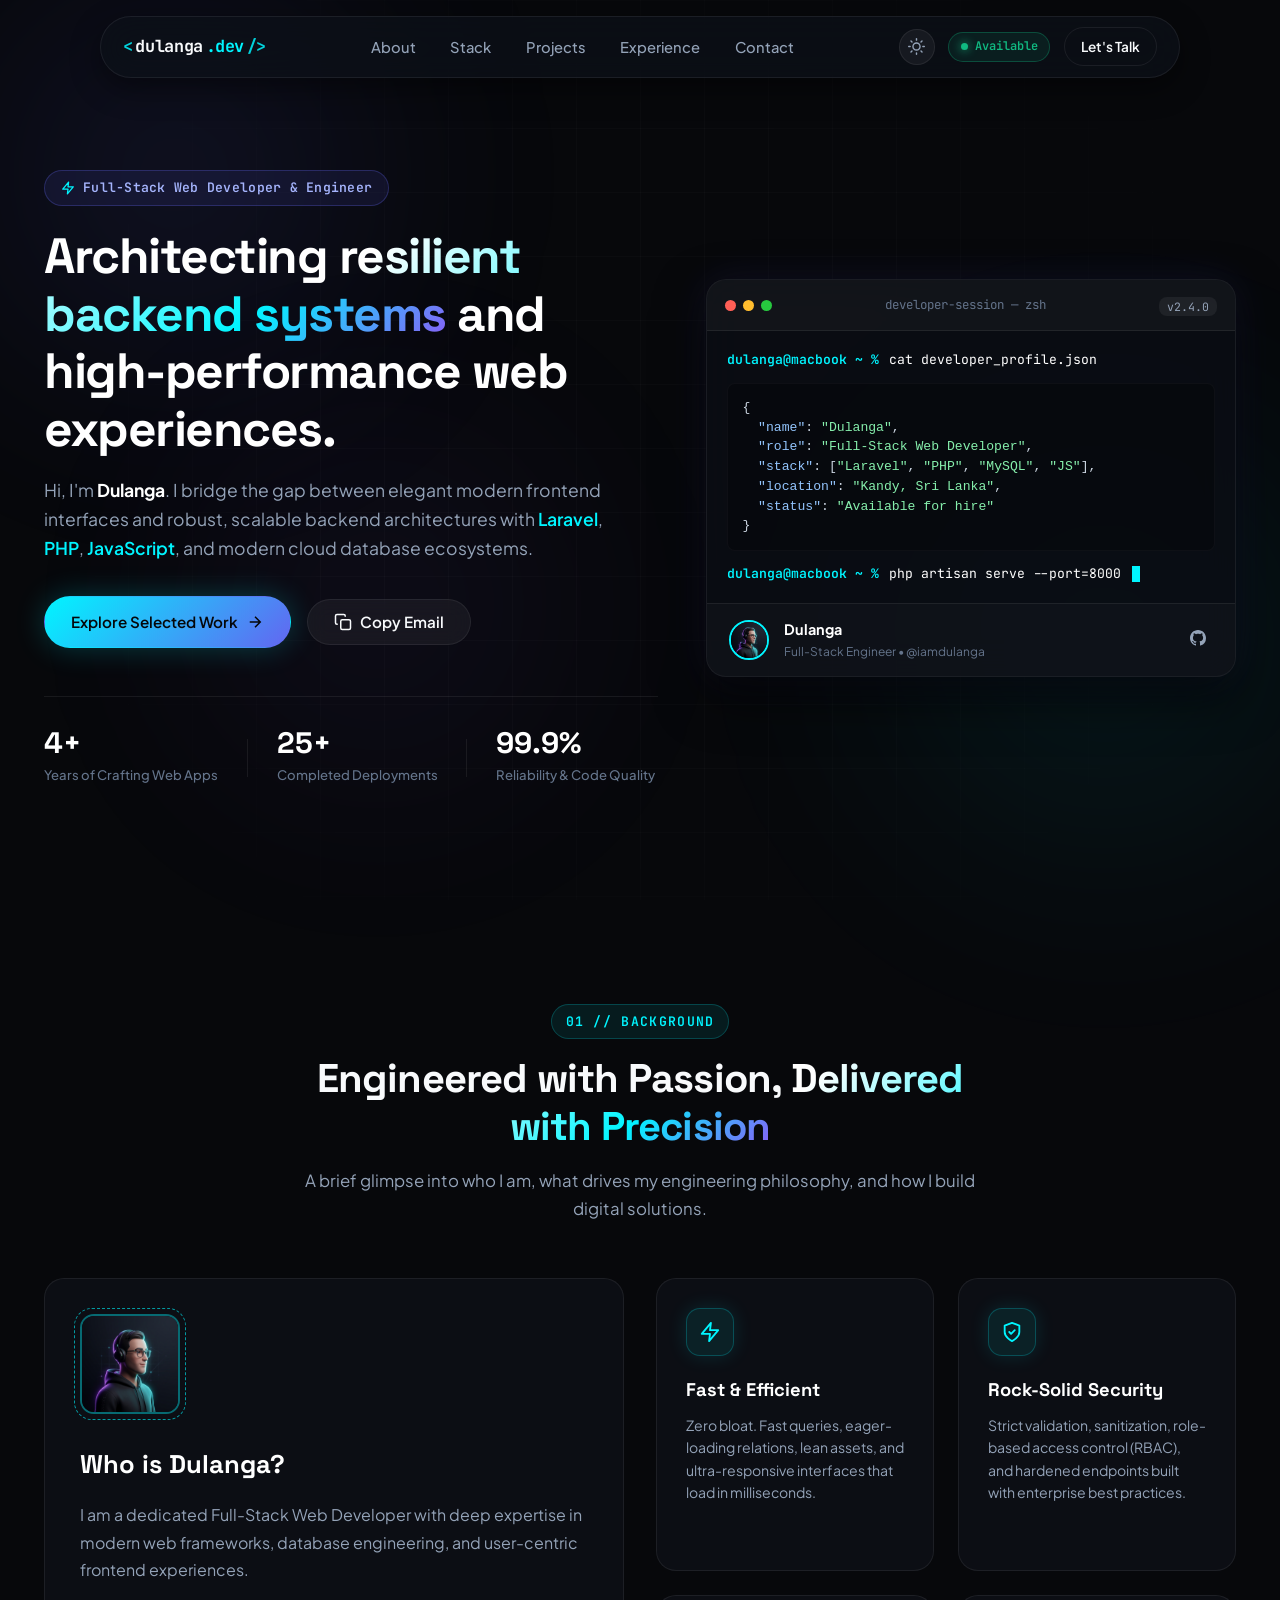
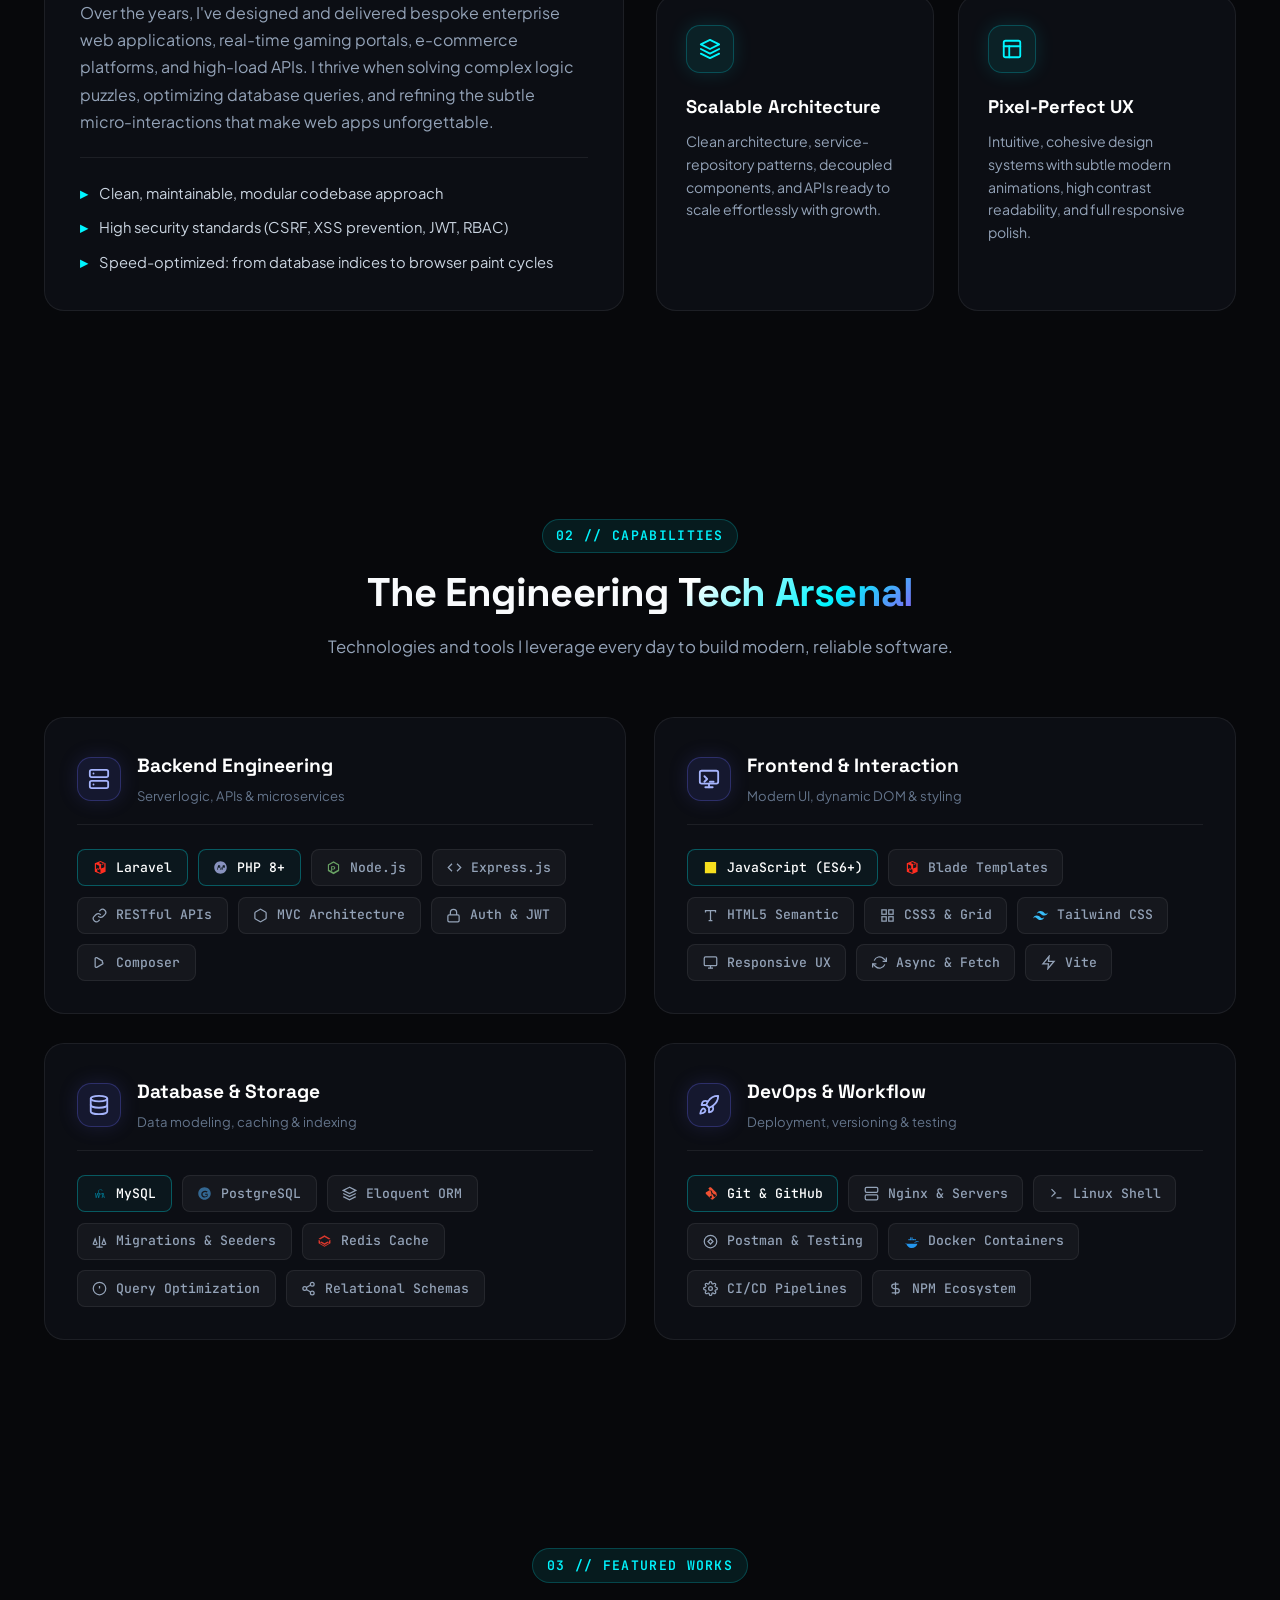
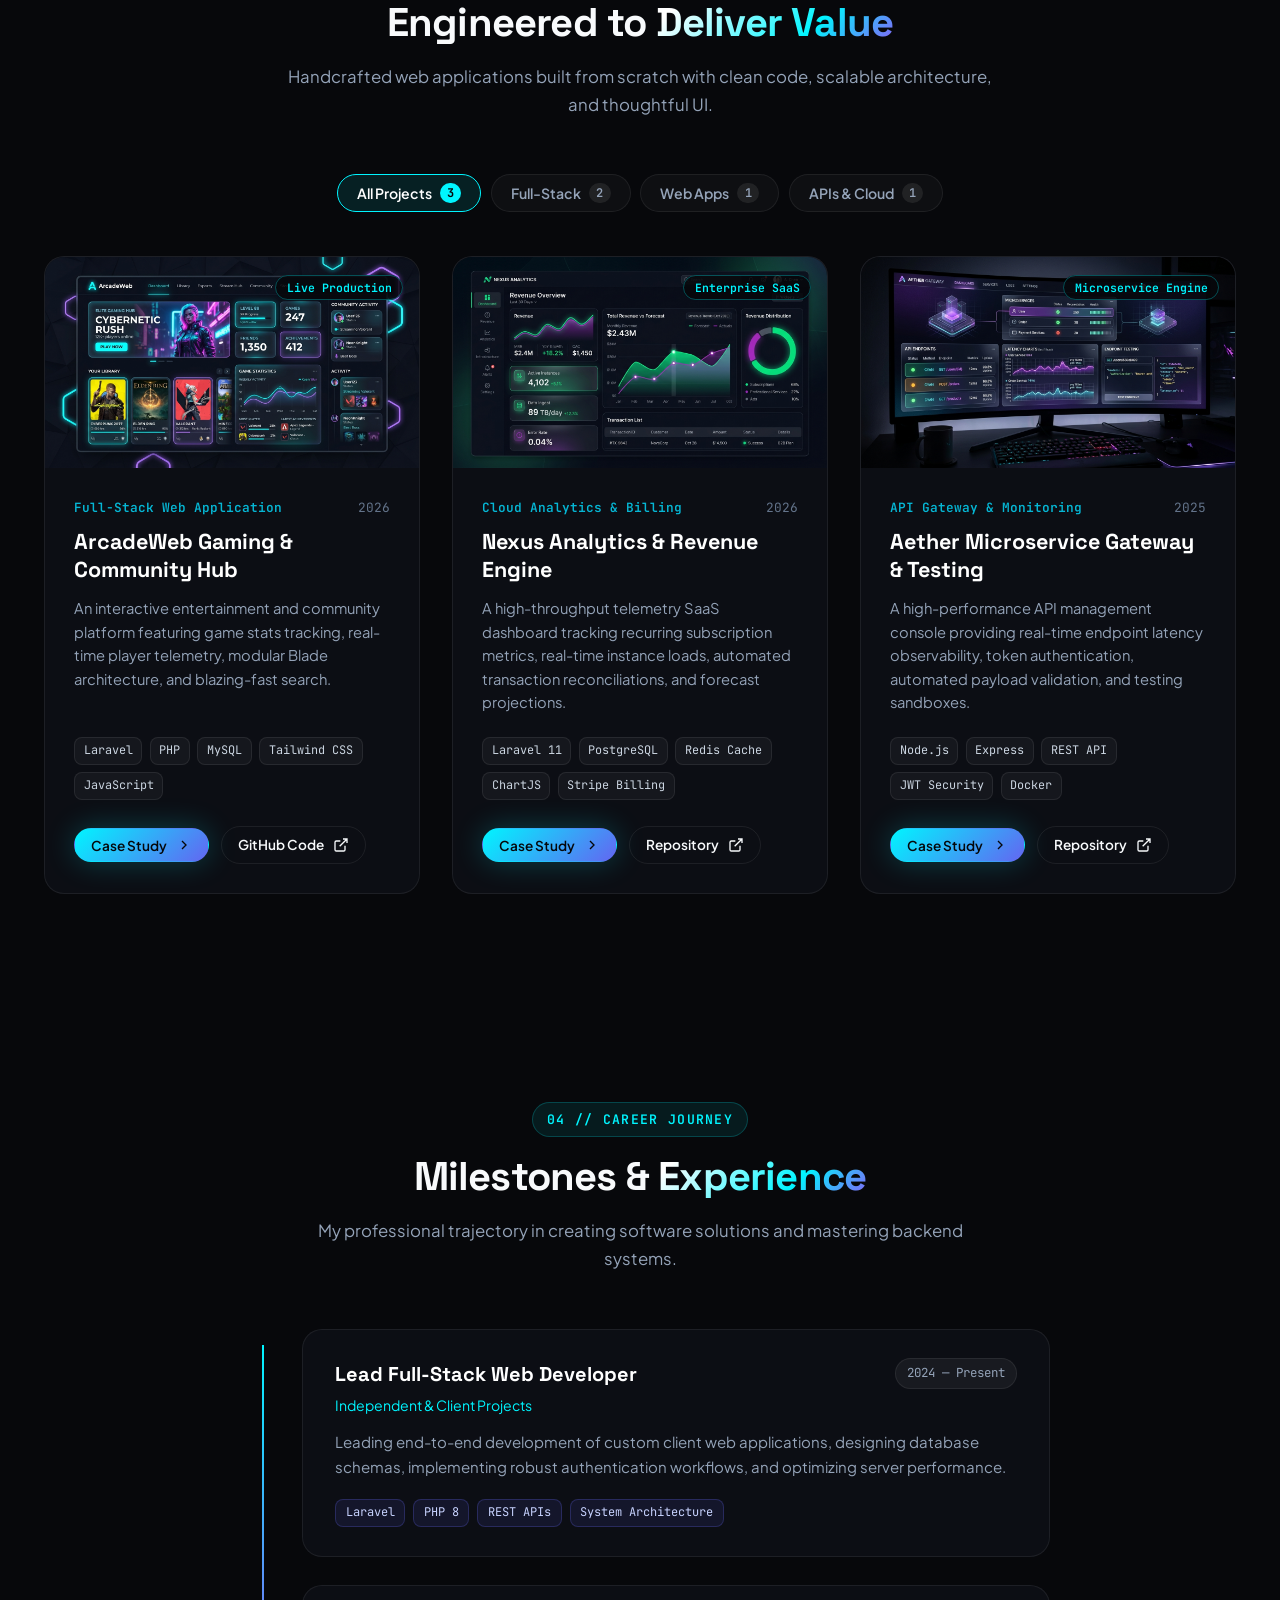
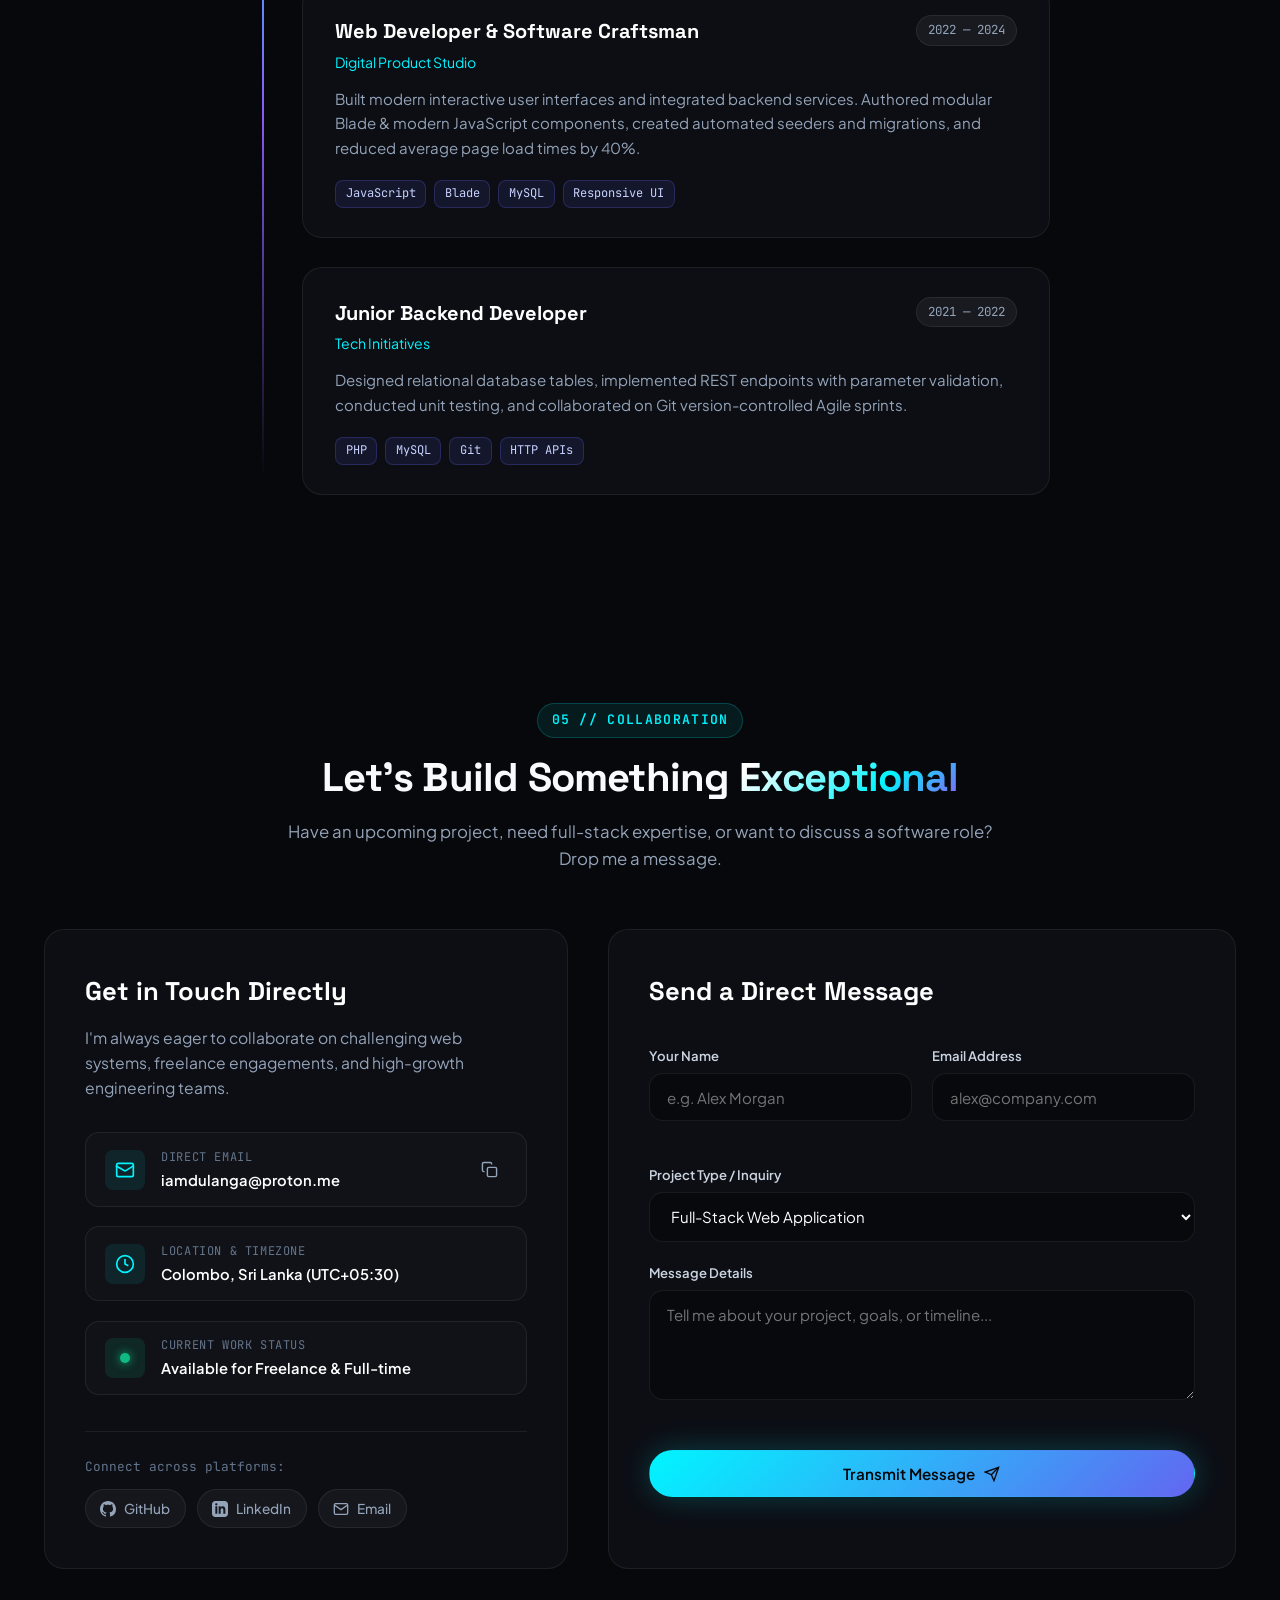
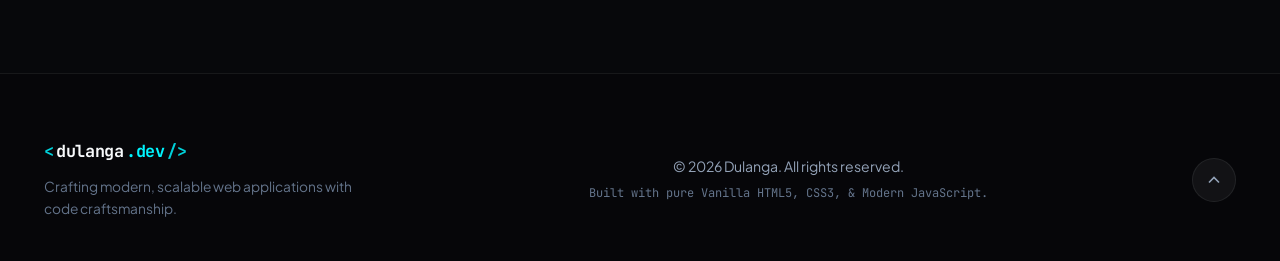
<file: index.html>
<!DOCTYPE html>
<html lang="en" class="scroll-smooth">

<head>
    <meta charset="UTF-8">
    <meta name="viewport" content="width=device-width, initial-scale=1.0">
    <title>Dulanga | Full-Stack Web Developer & Software Engineer</title>
    <meta name="description"
        content="Portfolio of Dulanga, Full-Stack Web Developer specializing in Laravel, PHP, modern JavaScript/TypeScript, RESTful APIs, and scalable web architectures.">
    <meta name="keywords"
        content="Dulanga, Full-Stack Developer, Web Developer, Laravel, PHP, JavaScript, Portfolio, Software Engineer">
    <meta name="author" content="Dulanga">

    <!-- Open Graph / Meta -->
    <meta property="og:type" content="website">
    <meta property="og:title" content="Dulanga | Full-Stack Web Developer">
    <meta property="og:description"
        content="Crafting scalable web architectures, modern APIs, and high-impact digital experiences.">
    <meta property="og:image" content="assets/img/avatar.jpg">

    <!-- Favicon (Inline SVG) -->
    <link rel="icon" type="image/svg+xml"
        href="data:image/svg+xml,<svg xmlns='http://www.w3.org/2000/svg' viewBox='0 0 100 100'><rect width='100' height='100' rx='25' fill='%230a0a0c'/><text x='50%' y='62%' font-size='50' font-family='sans-serif' font-weight='900' fill='%2300f5ff' text-anchor='middle'>D</text></svg>">

    <!-- Google Fonts -->
    <link rel="preconnect" href="https://fonts.googleapis.com">
    <link rel="preconnect" href="https://fonts.gstatic.com" crossorigin>
    <link
        href="https://fonts.googleapis.com/css2?family=JetBrains+Mono:wght@400;500;600&family=Plus+Jakarta+Sans:wght@300;400;500;600;700;800&family=Space+Grotesk:wght@500;600;700&display=swap"
        rel="stylesheet">

    <!-- Stylesheet -->
    <link rel="stylesheet" href="style.css">
</head>

<body>
    <!-- Ambient Background Lighting -->
    <div class="ambient-glow glow-1"></div>
    <div class="ambient-glow glow-2"></div>
    <div class="ambient-glow glow-3"></div>
    <div class="ambient-grid"></div>

    <!-- Electric Torch Cursor & Dynamic Illumination -->
    <div class="cursor-torch" id="cursorTorch">
        <div class="torch-beam"></div>
        <div class="torch-core"></div>
        <div class="torch-ring"></div>
    </div>

    <!-- Header & Glass Navigation -->
    <header class="site-header" id="header">
        <nav class="nav-container">
            <a href="#hero" class="brand-logo" aria-label="Dulanga Home">
                <span class="logo-bracket">&lt;</span>
                <span class="logo-name">dulanga</span>
                <span class="logo-accent">.dev</span>
                <span class="logo-bracket">/&gt;</span>
            </a>

            <!-- Desktop Navigation Links -->
            <ul class="nav-menu" id="navMenu">
                <li><a href="#about" class="nav-link">About</a></li>
                <li><a href="#skills" class="nav-link">Stack</a></li>
                <li><a href="#projects" class="nav-link">Projects</a></li>
                <li><a href="#experience" class="nav-link">Experience</a></li>
                <li><a href="#contact" class="nav-link">Contact</a></li>
            </ul>

            <div class="nav-actions">
                <!-- Theme Mode Toggle -->
                <button class="theme-toggle" id="themeToggle" aria-label="Toggle light/dark mode" title="Switch Theme">
                    <svg class="sun-icon" viewBox="0 0 24 24" fill="none" stroke="currentColor" stroke-width="2" stroke-linecap="round" stroke-linejoin="round">
                        <circle cx="12" cy="12" r="5"></circle>
                        <line x1="12" y1="1" x2="12" y2="3"></line>
                        <line x1="12" y1="21" x2="12" y2="23"></line>
                        <line x1="4.22" y1="4.22" x2="5.64" y2="5.64"></line>
                        <line x1="18.36" y1="18.36" x2="19.78" y2="19.78"></line>
                        <line x1="1" y1="12" x2="3" y2="12"></line>
                        <line x1="21" y1="12" x2="23" y2="12"></line>
                        <line x1="4.22" y1="19.78" x2="5.64" y2="18.36"></line>
                        <line x1="18.36" y1="5.64" x2="19.78" y2="4.22"></line>
                    </svg>
                    <svg class="moon-icon" viewBox="0 0 24 24" fill="none" stroke="currentColor" stroke-width="2" stroke-linecap="round" stroke-linejoin="round">
                        <path d="M21 12.79A9 9 0 1 1 11.21 3 7 7 0 0 0 21 12.79z"></path>
                    </svg>
                </button>

                <div class="status-badge" title="Actively taking on new opportunities">
                    <span class="status-pulse"></span>
                    <span class="status-text">Available</span>
                </div>
                <a href="#contact" class="btn btn-outline btn-sm nav-cta">Let's Talk</a>

                <!-- Mobile Menu Button -->
                <button class="mobile-toggle" id="mobileToggle" aria-label="Toggle navigation menu"
                    aria-expanded="false">
                    <span class="bar"></span>
                    <span class="bar"></span>
                </button>
            </div>
        </nav>

        <!-- Mobile Drawer -->
        <div class="mobile-drawer" id="mobileDrawer">
            <ul class="mobile-menu">
                <li><a href="#about" class="mobile-link">About</a></li>
                <li><a href="#skills" class="mobile-link">Tech Stack</a></li>
                <li><a href="#projects" class="mobile-link">Projects</a></li>
                <li><a href="#experience" class="mobile-link">Experience</a></li>
                <li><a href="#contact" class="mobile-link">Contact</a></li>
            </ul>
            <div class="mobile-drawer-footer">
                <button class="mobile-theme-btn" id="mobileThemeToggle" type="button">
                    <span class="theme-label">Toggle Theme (Light / Dark)</span>
                </button>
                <a href="#contact" class="btn btn-primary btn-full mobile-cta">Start a Project</a>
            </div>
        </div>
    </header>

    <main id="main-content">
        <!-- Hero Section -->
        <section class="hero-section" id="hero">
            <div class="container hero-container">
                <div class="hero-content">
                    <div class="hero-badge">
                        <svg class="badge-svg" viewBox="0 0 24 24" fill="none" stroke="currentColor" stroke-width="2.2" stroke-linecap="round" stroke-linejoin="round">
                            <polygon points="13 2 3 14 12 14 11 22 21 10 12 10 13 2"></polygon>
                        </svg>
                        <span class="badge-text">Full-Stack Web Developer & Engineer</span>
                    </div>

                    <h1 class="hero-title">
                        Architecting <span class="gradient-text">resilient backend systems</span> and high-performance
                        web experiences.
                    </h1>

                    <p class="hero-subtitle">
                        Hi, I'm <strong class="text-white">Dulanga</strong>. I bridge the gap between elegant modern
                        frontend interfaces and robust, scalable backend architectures with <span
                            class="tech-highlight">Laravel</span>, <span class="tech-highlight">PHP</span>, <span
                            class="tech-highlight">JavaScript</span>, and modern cloud database ecosystems.
                    </p>

                    <div class="hero-cta-group">
                        <a href="#projects" class="btn btn-primary">
                            <span>Explore Selected Work</span>
                            <svg class="icon" viewBox="0 0 24 24" fill="none" stroke="currentColor" stroke-width="2">
                                <path d="M5 12h14M12 5l7 7-7 7" />
                            </svg>
                        </a>
                        <button class="btn btn-secondary" id="quickCopyEmailBtn" data-email="iamdulanga@proton.me">
                            <svg class="icon" viewBox="0 0 24 24" fill="none" stroke="currentColor" stroke-width="2">
                                <rect x="9" y="9" width="13" height="13" rx="2" ry="2" />
                                <path d="M5 15H4a2 2 0 0 1-2-2V4a2 2 0 0 1 2-2h9a2 2 0 0 1 2 2v1" />
                            </svg>
                            <span id="copyBtnText">Copy Email</span>
                        </button>
                    </div>

                    <!-- Hero Quick Stats Bar -->
                    <div class="hero-metrics">
                        <div class="metric-item">
                            <span class="metric-number">4+</span>
                            <span class="metric-label">Years of Crafting Web Apps</span>
                        </div>
                        <div class="metric-divider"></div>
                        <div class="metric-item">
                            <span class="metric-number">25+</span>
                            <span class="metric-label">Completed Deployments</span>
                        </div>
                        <div class="metric-divider"></div>
                        <div class="metric-item">
                            <span class="metric-number">99.9%</span>
                            <span class="metric-label">Reliability & Code Quality</span>
                        </div>
                    </div>
                </div>

                <!-- Hero Interactive Terminal Card -->
                <div class="hero-visual">
                    <div class="terminal-card spotlight-card">
                        <div class="terminal-header">
                            <div class="terminal-dots">
                                <span class="dot dot-red"></span>
                                <span class="dot dot-yellow"></span>
                                <span class="dot dot-green"></span>
                            </div>
                            <div class="terminal-title">developer-session — zsh</div>
                            <div class="terminal-actions">
                                <span class="terminal-tag">v2.4.0</span>
                            </div>
                        </div>

                        <div class="terminal-body" id="terminalBody">
                            <div class="term-line prompt-line">
                                <span class="term-prompt">dulanga@macbook ~ %</span>
                                <span class="term-cmd">cat developer_profile.json</span>
                            </div>
                            <div class="term-output">
<pre><code>{
  <span class="key">"name"</span>: <span class="string">"Dulanga"</span>,
  <span class="key">"role"</span>: <span class="string">"Full-Stack Web Developer"</span>,
  <span class="key">"stack"</span>: [<span class="string">"Laravel"</span>, <span class="string">"PHP"</span>, <span class="string">"MySQL"</span>, <span class="string">"JS"</span>],
  <span class="key">"location"</span>: <span class="string">"Kandy, Sri Lanka"</span>,
  <span class="key">"status"</span>: <span class="string">"Available for hire"</span>
}</code></pre>
                            </div>
                            <div class="term-line prompt-line">
                                <span class="term-prompt">dulanga@macbook ~ %</span>
                                <span class="term-cmd typing-text" id="terminalTypingText"></span>
                                <span class="term-cursor"></span>
                            </div>
                        </div>

                        <!-- Card Footer Developer Profile Snippet -->
                        <div class="terminal-footer">
                            <img src="assets/img/avatar.jpg" alt="Dulanga Developer Avatar" class="mini-avatar">
                            <div class="mini-info">
                                <span class="mini-name">Dulanga</span>
                                <span class="mini-status">Full-Stack Engineer • @iamdulanga</span>
                            </div>
                            <a href="https://github.com/iamdulanga" target="_blank" rel="noopener noreferrer"
                                class="mini-link" aria-label="GitHub Profile">
                                <svg class="icon-sm" viewBox="0 0 24 24" fill="currentColor">
                                    <path
                                        d="M12 0C5.37 0 0 5.37 0 12c0 5.31 3.435 9.795 8.205 11.385.6.105.825-.255.825-.57 0-.285-.015-1.23-.015-2.235-3.015.555-3.795-.735-4.035-1.41-.135-.345-.72-1.41-1.23-1.695-.42-.225-1.02-.78-.015-.795.945-.015 1.62.87 1.845 1.23 1.08 1.815 2.805 1.305 3.495.99.105-.78.42-1.305.765-1.605-2.67-.3-5.46-1.335-5.46-5.925 0-1.305.465-2.385 1.23-3.225-.12-.3-.54-1.53.12-3.18 0 0 1.005-.315 3.3 1.23.96-.27 1.98-.405 3-.405s2.04.135 3 .405c2.295-1.56 3.3-1.23 3.3-1.23.66 1.65.24 2.88.12 3.18.765.84 1.23 1.905 1.23 3.225 0 4.605-2.805 5.625-5.475 5.925.435.375.81 1.095.81 2.22 0 1.605-.015 2.895-.015 3.3 0 .315.225.69.825.57A12.02 12.02 0 0 0 24 12c0-6.63-5.37-12-12-12z" />
                                </svg>
                            </a>
                        </div>
                    </div>
                </div>
            </div>
        </section>

        <!-- About Section -->
        <section class="section about-section" id="about">
            <div class="container">
                <div class="section-header">
                    <span class="section-tag">01 // Background</span>
                    <h2 class="section-title">Engineered with Passion, <span class="gradient-text">Delivered with
                            Precision</span></h2>
                    <p class="section-desc">A brief glimpse into who I am, what drives my engineering philosophy, and
                        how I build digital solutions.</p>
                </div>

                <div class="about-grid">
                    <!-- Bio Glass Card -->
                    <div class="about-card spotlight-card">
                        <div class="card-inner">
                            <div class="avatar-wrapper">
                                <img src="assets/img/avatar.jpg" alt="Dulanga" class="profile-image">
                                <div class="avatar-ring"></div>
                            </div>
                            <h3 class="card-title">Who is Dulanga?</h3>
                            <p class="card-text">
                                I am a dedicated Full-Stack Web Developer with deep expertise in modern web frameworks,
                                database engineering, and user-centric frontend experiences.
                            </p>
                            <p class="card-text">
                                Over the years, I've designed and delivered bespoke enterprise web applications,
                                real-time gaming portals, e-commerce platforms, and high-load APIs. I thrive when
                                solving complex logic puzzles, optimizing database queries, and refining the subtle
                                micro-interactions that make web apps unforgettable.
                            </p>
                            <div class="personal-highlights">
                                <div class="highlight-item">
                                    <span class="highlight-bullet">▸</span>
                                    <span>Clean, maintainable, modular codebase approach</span>
                                </div>
                                <div class="highlight-item">
                                    <span class="highlight-bullet">▸</span>
                                    <span>High security standards (CSRF, XSS prevention, JWT, RBAC)</span>
                                </div>
                                <div class="highlight-item">
                                    <span class="highlight-bullet">▸</span>
                                    <span>Speed-optimized: from database indices to browser paint cycles</span>
                                </div>
                            </div>
                        </div>
                    </div>

                    <!-- Core Principles & Highlights -->
                    <div class="principles-grid">

                        <div class="principle-card spotlight-card">
                            <div class="principle-icon">
                                <svg viewBox="0 0 24 24" fill="none" stroke="currentColor" stroke-width="2" stroke-linecap="round" stroke-linejoin="round">
                                    <polygon points="13 2 3 14 12 14 11 22 21 10 12 10 13 2"></polygon>
                                </svg>
                            </div>
                            <h4 class="principle-title">Fast & Efficient</h4>
                            <p class="principle-desc">Zero bloat. Fast queries, eager-loading relations, lean assets,
                                and ultra-responsive interfaces that load in milliseconds.</p>
                        </div>

                        <div class="principle-card spotlight-card">
                            <div class="principle-icon">
                                <svg viewBox="0 0 24 24" fill="none" stroke="currentColor" stroke-width="2" stroke-linecap="round" stroke-linejoin="round">
                                    <path d="M12 22s8-4 8-10V5l-8-3-8 3v7c0 6 8 10 8 10z"></path>
                                    <path d="m9 12 2 2 4-4"></path>
                                </svg>
                            </div>
                            <h4 class="principle-title">Rock-Solid Security</h4>
                            <p class="principle-desc">Strict validation, sanitization, role-based access control (RBAC),
                                and hardened endpoints built with enterprise best practices.</p>
                        </div>

                        <div class="principle-card spotlight-card">
                            <div class="principle-icon">
                                <svg viewBox="0 0 24 24" fill="none" stroke="currentColor" stroke-width="2" stroke-linecap="round" stroke-linejoin="round">
                                    <polygon points="12 2 2 7 12 12 22 7 12 2"></polygon>
                                    <polyline points="2 17 12 22 22 17"></polyline>
                                    <polyline points="2 12 12 17 22 12"></polyline>
                                </svg>
                            </div>
                            <h4 class="principle-title">Scalable Architecture</h4>
                            <p class="principle-desc">Clean architecture, service-repository patterns, decoupled
                                components, and APIs ready to scale effortlessly with growth.</p>
                        </div>

                        <div class="principle-card spotlight-card">
                            <div class="principle-icon">
                                <svg viewBox="0 0 24 24" fill="none" stroke="currentColor" stroke-width="2" stroke-linecap="round" stroke-linejoin="round">
                                    <rect x="3" y="3" width="18" height="18" rx="2" ry="2"></rect>
                                    <line x1="3" y1="9" x2="21" y2="9"></line>
                                    <line x1="9" y1="21" x2="9" y2="9"></line>
                                </svg>
                            </div>
                            <h4 class="principle-title">Pixel-Perfect UX</h4>
                            <p class="principle-desc">Intuitive, cohesive design systems with subtle modern animations,
                                high contrast readability, and full responsive polish.</p>
                        </div>
                        
                    </div>
                </div>
            </div>
        </section>

        <!-- Tech Stack Section -->
        <section class="section skills-section" id="skills">
            <div class="container">
                <div class="section-header">
                    <span class="section-tag">02 // Capabilities</span>
                    <h2 class="section-title">The Engineering <span class="gradient-text">Tech Arsenal</span></h2>
                    <p class="section-desc">Technologies and tools I leverage every day to build modern, reliable
                        software.</p>
                </div>

                <div class="skills-grid">
                    <!-- Category 1: Backend & Core -->
                    <div class="skill-category-card spotlight-card">
                        <div class="skill-category-header">
                            <div class="skill-cat-icon">
                                <svg viewBox="0 0 24 24" fill="none" stroke="currentColor" stroke-width="2" stroke-linecap="round" stroke-linejoin="round">
                                    <rect x="2" y="2" width="20" height="8" rx="2" ry="2"></rect>
                                    <rect x="2" y="14" width="20" height="8" rx="2" ry="2"></rect>
                                    <line x1="6" y1="6" x2="6.01" y2="6"></line>
                                    <line x1="6" y1="18" x2="6.01" y2="18"></line>
                                </svg>
                            </div>
                            <div class="skill-cat-info">
                                <h3>Backend Engineering</h3>
                                <span>Server logic, APIs & microservices</span>
                            </div>
                        </div>
                        <div class="skill-tags">
                            <span class="skill-badge primary">
                                <svg class="tech-icon brand-laravel" viewBox="0 0 24 24" fill="currentColor">
                                    <path d="M21.727 5.25L13.5 1.5 4.5 5.25v13.5L13.5 22.5l8.227-3.75V5.25zM13.5 3.364l6.091 2.782-2.727 1.255-6.091-2.782 2.727-1.255zm-7.091 3.518l5.091 2.327v6.873l-5.091-2.327V6.882zm7.091 13.754l-5.091-2.327v-5.618l5.091 2.327v5.618zm1.091-6.873v-6.873l5.091-2.327v6.873l-5.091 2.327z"/>
                                </svg>
                                Laravel
                            </span>
                            <span class="skill-badge primary">
                                <svg class="tech-icon brand-php" viewBox="0 0 24 24" fill="currentColor">
                                    <path d="M12 2C6.477 2 2 6.477 2 12s4.477 10 10 10 10-4.477 10-10S17.523 2 12 2zm-4.78 6.5h2.46c1.23 0 2.05.58 2.05 1.63 0 1.15-.92 1.87-2.2 1.87h-1.12l-.66 3.5H6.55l1.67-7zm7.56 0h2.46c1.23 0 2.05.58 2.05 1.63 0 1.15-.92 1.87-2.2 1.87h-1.12l-.66 3.5h-1.19l1.66-7zm-4.5 2.12c.74 0 1.23.33 1.23.95 0 .72-.56 1.16-1.32 1.16h-.91l.4-2.11h.6zm7.56 0c.74 0 1.23.33 1.23.95 0 .72-.56 1.16-1.32 1.16h-.91l.4-2.11h.6zm-5.03 1.38h1.16l-.66 3.5H11.6l.67-3.5z"/>
                                </svg>
                                PHP 8+
                            </span>
                            <span class="skill-badge">
                                <svg class="tech-icon brand-node" viewBox="0 0 24 24" fill="currentColor">
                                    <path d="M12 2l9 5.2v10.4l-9 5.2-9-5.2V7.2L12 2zm0 2.3L4.8 8.5v7l7.2 4.2 7.2-4.2v-7L12 4.3zm-.2 5.5c1.9 0 3 1.1 3 2.7 0 1.8-1.2 2.8-3.1 2.8H9.8v2.2H8.2V9.8h3.6zm-.2 1.4H9.8v2.7h1.7c1 0 1.6-.5 1.6-1.4 0-.8-.6-1.3-1.5-1.3z"/>
                                </svg>
                                Node.js
                            </span>
                            <span class="skill-badge">
                                <svg class="tech-icon" viewBox="0 0 24 24" fill="none" stroke="currentColor" stroke-width="2">
                                    <polyline points="16 18 22 12 16 6"></polyline>
                                    <polyline points="8 6 2 12 8 18"></polyline>
                                </svg>
                                Express.js
                            </span>
                            <span class="skill-badge">
                                <svg class="tech-icon" viewBox="0 0 24 24" fill="none" stroke="currentColor" stroke-width="2">
                                    <path d="M10 13a5 5 0 0 0 7.54.54l3-3a5 5 0 0 0-7.07-7.07l-1.72 1.71"></path>
                                    <path d="M14 11a5 5 0 0 0-7.54-.54l-3 3a5 5 0 0 0 7.07 7.07l1.71-1.71"></path>
                                </svg>
                                RESTful APIs
                            </span>
                            <span class="skill-badge">
                                <svg class="tech-icon" viewBox="0 0 24 24" fill="none" stroke="currentColor" stroke-width="2">
                                    <path d="M21 16V8a2 2 0 0 0-1-1.73l-7-4a2 2 0 0 0-2 0l-7 4A2 2 0 0 0 3 8v8a2 2 0 0 0 1 1.73l7 4a2 2 0 0 0 2 0l7-4A2 2 0 0 0 21 16z"></path>
                                </svg>
                                MVC Architecture
                            </span>
                            <span class="skill-badge">
                                <svg class="tech-icon" viewBox="0 0 24 24" fill="none" stroke="currentColor" stroke-width="2">
                                    <rect x="3" y="11" width="18" height="11" rx="2" ry="2"></rect>
                                    <path d="M7 11V7a5 5 0 0 1 10 0v4"></path>
                                </svg>
                                Auth & JWT
                            </span>
                            <span class="skill-badge">
                                <svg class="tech-icon" viewBox="0 0 24 24" fill="none" stroke="currentColor" stroke-width="2">
                                    <path d="M16.5 9.4 7.55 4.24a1.78 1.78 0 0 0-2.5 1.55v12.42a1.78 1.78 0 0 0 2.5 1.55L16.5 14.6a1.78 1.78 0 0 0 0-3.2z"></path>
                                </svg>
                                Composer
                            </span>
                        </div>
                    </div>

                    <!-- Category 2: Frontend & UI -->
                    <div class="skill-category-card spotlight-card">
                        <div class="skill-category-header">
                            <div class="skill-cat-icon">
                                <svg viewBox="0 0 24 24" fill="none" stroke="currentColor" stroke-width="2" stroke-linecap="round" stroke-linejoin="round">
                                    <rect x="2" y="3" width="20" height="14" rx="2" ry="2"></rect>
                                    <line x1="8" y1="21" x2="16" y2="21"></line>
                                    <line x1="12" y1="17" x2="12" y2="21"></line>
                                    <polyline points="7 9 10 12 7 15"></polyline>
                                    <line x1="13" y1="15" x2="17" y2="15"></line>
                                </svg>
                            </div>
                            <div class="skill-cat-info">
                                <h3>Frontend & Interaction</h3>
                                <span>Modern UI, dynamic DOM & styling</span>
                            </div>
                        </div>
                        <div class="skill-tags">
                            <span class="skill-badge primary">
                                <svg class="tech-icon brand-js" viewBox="0 0 24 24" fill="currentColor">
                                    <path d="M3 3h18v18H3V3zm13.7 13.8c-.8.8-1.9 1.2-3.1 1.2-2.4 0-3.8-1.4-4-3.5l2.2-.4c.2 1.1.9 1.8 1.8 1.8.8 0 1.4-.4 1.4-1.2 0-.8-.5-1.1-1.6-1.5l-.8-.3c-1.7-.7-2.6-1.6-2.6-3.1 0-1.8 1.4-3.1 3.4-3.1 1.7 0 2.9.7 3.5 2.1l-2 1c-.3-.7-.7-1-1.5-1-.7 0-1.2.4-1.2 1 0 .6.4.9 1.4 1.3l.8.3c2 .8 2.8 1.7 2.8 3.3 0 1.4-.7 2.4-1.9 3.1zm-8-1.4c.4.7 1 1.2 2 1.2.8 0 1.3-.4 1.3-1.4V8.5h2.2v6.6c0 2.2-1.3 3.3-3.4 3.3-1.9 0-3.2-1-3.7-2.5l1.6-1.1z"/>
                                </svg>
                                JavaScript (ES6+)
                            </span>
                            <span class="skill-badge">
                                <svg class="tech-icon brand-laravel" viewBox="0 0 24 24" fill="currentColor">
                                    <path d="M21.727 5.25L13.5 1.5 4.5 5.25v13.5L13.5 22.5l8.227-3.75V5.25zM13.5 3.364l6.091 2.782-2.727 1.255-6.091-2.782 2.727-1.255zm-7.091 3.518l5.091 2.327v6.873l-5.091-2.327V6.882zm7.091 13.754l-5.091-2.327v-5.618l5.091 2.327v5.618zm1.091-6.873v-6.873l5.091-2.327v6.873l-5.091 2.327z"/>
                                </svg>
                                Blade Templates
                            </span>
                            <span class="skill-badge">
                                <svg class="tech-icon" viewBox="0 0 24 24" fill="none" stroke="currentColor" stroke-width="2">
                                    <polyline points="4 7 4 4 20 4 20 7"></polyline>
                                    <line x1="9" y1="20" x2="15" y2="20"></line>
                                    <line x1="12" y1="4" x2="12" y2="20"></line>
                                </svg>
                                HTML5 Semantic
                            </span>
                            <span class="skill-badge">
                                <svg class="tech-icon" viewBox="0 0 24 24" fill="none" stroke="currentColor" stroke-width="2">
                                    <rect x="3" y="3" width="7" height="7"></rect>
                                    <rect x="14" y="3" width="7" height="7"></rect>
                                    <rect x="14" y="14" width="7" height="7"></rect>
                                    <rect x="3" y="14" width="7" height="7"></rect>
                                </svg>
                                CSS3 & Grid
                            </span>
                            <span class="skill-badge">
                                <svg class="tech-icon brand-tailwind" viewBox="0 0 24 24" fill="currentColor">
                                    <path d="M12.001 4.8c-3.2 0-5.2 1.6-6 4.8 1.2-1.6 2.6-2.2 4.2-1.8.913.228 1.565.89 2.288 1.624C13.666 10.618 15.027 12 18.001 12c3.2 0 5.2-1.6 6-4.8-1.2 1.6-2.6 2.2-4.2 1.8-.913-.228-1.565-.89-2.288-1.624C16.337 6.182 14.975 4.8 12.001 4.8zm-6 7.2c-3.2 0-5.2 1.6-6 4.8 1.2-1.6 2.6-2.2 4.2-1.8.913.228 1.565.89 2.288 1.624 1.177 1.194 2.538 2.576 5.512 2.576 3.2 0 5.2-1.6 6-4.8-1.2 1.6-2.6 2.2-4.2 1.8-.913-.228-1.565-.89-2.288-1.624C10.337 13.382 8.975 12 6.001 12z"/>
                                </svg>
                                Tailwind CSS
                            </span>
                            <span class="skill-badge">
                                <svg class="tech-icon" viewBox="0 0 24 24" fill="none" stroke="currentColor" stroke-width="2">
                                    <rect x="2" y="3" width="20" height="14" rx="2" ry="2"></rect>
                                    <line x1="8" y1="21" x2="16" y2="21"></line>
                                    <line x1="12" y1="17" x2="12" y2="21"></line>
                                </svg>
                                Responsive UX
                            </span>
                            <span class="skill-badge">
                                <svg class="tech-icon" viewBox="0 0 24 24" fill="none" stroke="currentColor" stroke-width="2">
                                    <polyline points="23 4 23 10 17 10"></polyline>
                                    <polyline points="1 20 1 14 7 14"></polyline>
                                    <path d="M3.51 9a9 9 0 0 1 14.85-3.36L23 10M1 14l4.64 4.36A9 9 0 0 0 20.49 15"></path>
                                </svg>
                                Async & Fetch
                            </span>
                            <span class="skill-badge">
                                <svg class="tech-icon" viewBox="0 0 24 24" fill="none" stroke="currentColor" stroke-width="2">
                                    <polygon points="13 2 3 14 12 14 11 22 21 10 12 10 13 2"></polygon>
                                </svg>
                                Vite
                            </span>
                        </div>
                    </div>

                    <!-- Category 3: Database & Cloud -->
                    <div class="skill-category-card spotlight-card">
                        <div class="skill-category-header">
                            <div class="skill-cat-icon">
                                <svg viewBox="0 0 24 24" fill="none" stroke="currentColor" stroke-width="2" stroke-linecap="round" stroke-linejoin="round">
                                    <ellipse cx="12" cy="5" rx="9" ry="3"></ellipse>
                                    <path d="M21 12c0 1.66-4 3-9 3s-9-1.34-9-3"></path>
                                    <path d="M3 5v14c0 1.66 4 3 9 3s9-1.34 9-3V5"></path>
                                </svg>
                            </div>
                            <div class="skill-cat-info">
                                <h3>Database & Storage</h3>
                                <span>Data modeling, caching & indexing</span>
                            </div>
                        </div>
                        <div class="skill-tags">
                            <span class="skill-badge primary">
                                <svg class="tech-icon brand-mysql" viewBox="0 0 24 24" fill="currentColor">
                                    <path d="M16.92 7.78C16.8 6.54 15.65 5 13.84 5c-2.32 0-3.69 1.62-4.15 3.32-.46 1.7-.1 3.23.77 4.14.87.91 2.12 1.04 3.09 1.04 1.48 0 2.87-.52 3.61-1.3l-.68-.86c-.57.57-1.63.99-2.85.99-.86 0-1.85-.15-2.45-.78-.6-.63-.79-1.68-.48-2.95.31-1.28 1.3-2.43 2.92-2.43 1.32 0 2.06.94 2.15 1.74l1.16-.13zM6 19h1.34l1.24-5.32h.04L10 19h1.32L13 11.2h-1.25l-.75 5.56h-.04L9.58 11.2H8.46L7.08 16.76h-.04L6.34 11.2H5L6 19zm12.5-7.8h-1.3L15.4 19h1.3l.4-2.2h1.6l.4 2.2h1.3l-1.9-7.8zm-.6 4.6l.5-3.2.5 3.2h-1z"/>
                                </svg>
                                MySQL
                            </span>
                            <span class="skill-badge">
                                <svg class="tech-icon brand-postgres" viewBox="0 0 24 24" fill="currentColor">
                                    <path d="M12 2C6.48 2 2 6.48 2 12s4.48 10 10 10 10-4.48 10-10S17.52 2 12 2zm1 16.5c-3.5 0-6.2-2.3-6.2-5.5s2.7-5.5 6.2-5.5c1.6 0 3 .5 4 1.4l-1.3 1.5c-.8-.7-1.7-1-2.7-1-2.3 0-4.1 1.6-4.1 3.6s1.8 3.6 4.1 3.6c1.1 0 2.1-.4 2.8-1.1v-1.4h-2.8v-1.9H17v4.1c-1.1 1.1-2.5 1.7-4 1.7z"/>
                                </svg>
                                PostgreSQL
                            </span>
                            <span class="skill-badge">
                                <svg class="tech-icon" viewBox="0 0 24 24" fill="none" stroke="currentColor" stroke-width="2">
                                    <path d="M12 2 2 7l10 5 10-5-10-5Z"></path>
                                    <path d="m2 17 10 5 10-5"></path>
                                    <path d="m2 12 10 5 10-5"></path>
                                </svg>
                                Eloquent ORM
                            </span>
                            <span class="skill-badge">
                                <svg class="tech-icon" viewBox="0 0 24 24" fill="none" stroke="currentColor" stroke-width="2">
                                    <path d="m16 16 3-8 3 8c-.87.65-1.92 1-3 1s-2.13-.35-3-1Z"></path>
                                    <path d="m2 16 3-8 3 8c-.87.65-1.92 1-3 1s-2.13-.35-3-1Z"></path>
                                    <path d="M7 21h10"></path>
                                    <path d="M12 3v18"></path>
                                </svg>
                                Migrations & Seeders
                            </span>
                            <span class="skill-badge">
                                <svg class="tech-icon brand-redis" viewBox="0 0 24 24" fill="currentColor">
                                    <path d="M12 2L2.5 7.5l2.4 1.4L12 4.8l7.1 4.1 2.4-1.4L12 2zm-9.5 7.2v5.6l9.5 5.5 9.5-5.5V9.2l-2.4 1.4v4.2L12 18.8 4.9 14.8v-4.2L2.5 9.2zm4.7 2.7L12 14.6l4.8-2.7 2.4 1.4L12 17.4l-7.2-4.1 2.4-1.4z"/>
                                </svg>
                                Redis Cache
                            </span>
                            <span class="skill-badge">
                                <svg class="tech-icon" viewBox="0 0 24 24" fill="none" stroke="currentColor" stroke-width="2">
                                    <circle cx="12" cy="12" r="10"></circle>
                                    <line x1="12" y1="8" x2="12" y2="12"></line>
                                    <line x1="12" y1="16" x2="12.01" y2="16"></line>
                                </svg>
                                Query Optimization
                            </span>
                            <span class="skill-badge">
                                <svg class="tech-icon" viewBox="0 0 24 24" fill="none" stroke="currentColor" stroke-width="2">
                                    <circle cx="18" cy="5" r="3"></circle>
                                    <circle cx="6" cy="12" r="3"></circle>
                                    <circle cx="18" cy="19" r="3"></circle>
                                    <line x1="8.59" y1="13.51" x2="15.42" y2="17.49"></line>
                                    <line x1="15.41" y1="6.51" x2="8.59" y2="10.49"></line>
                                </svg>
                                Relational Schemas
                            </span>
                        </div>
                    </div>

                    <!-- Category 4: DevOps & Workflow -->
                    <div class="skill-category-card spotlight-card">
                        <div class="skill-category-header">
                            <div class="skill-cat-icon">
                                <svg viewBox="0 0 24 24" fill="none" stroke="currentColor" stroke-width="2" stroke-linecap="round" stroke-linejoin="round">
                                    <path d="M4.5 16.5c-1.5 1.26-2 5-2 5s3.74-.5 5-2c.71-.84.7-2.13-.09-2.91a2.18 2.18 0 0 0-2.91-.09z"></path>
                                    <path d="m12 15-3-3a22 22 0 0 1 2-3.95A12.88 12.88 0 0 1 22 2c0 2.72-.78 7.5-6 11a22.35 22.35 0 0 1-4 2z"></path>
                                    <path d="M9 12H4s.55-3.03 2-4c1.62-1.08 5 0 5 0"></path>
                                    <path d="M12 15v5s3.03-.55 4-2c1.08-1.62 0-5 0-5"></path>
                                </svg>
                            </div>
                            <div class="skill-cat-info">
                                <h3>DevOps & Workflow</h3>
                                <span>Deployment, versioning & testing</span>
                            </div>
                        </div>
                        <div class="skill-tags">
                            <span class="skill-badge primary">
                                <svg class="tech-icon brand-git" viewBox="0 0 24 24" fill="currentColor">
                                    <path d="M21.6 10.9l-8.5-8.5c-.8-.8-2.1-.8-2.9 0L8.5 4.1l3.3 3.3c.7-.2 1.6 0 2.2.6.6.6.8 1.5.6 2.2l3.2 3.2c.7-.2 1.6 0 2.2.6.8.8.8 2.1 0 2.9-.8.8-2.1.8-2.9 0-.6-.6-.8-1.5-.6-2.2l-3-3v4.4c.3.2.6.5.7.9.4.9 0 2-.9 2.4-.9.4-2 0-2.4-.9-.4-.9 0-2 .9-2.4.4-.2.8-.2 1.2-.1V8.5c-.4.1-.8.1-1.2-.1-.6-.6-.8-1.5-.6-2.2L4.8 9.9c-.8.8-.8 2.1 0 2.9l8.5 8.5c.8.8 2.1.8 2.9 0l5.4-5.4c.8-.9.8-2.2 0-3z"/>
                                </svg>
                                Git & GitHub
                            </span>
                            <span class="skill-badge">
                                <svg class="tech-icon" viewBox="0 0 24 24" fill="none" stroke="currentColor" stroke-width="2">
                                    <rect x="2" y="2" width="20" height="8" rx="2" ry="2"></rect>
                                    <rect x="2" y="14" width="20" height="8" rx="2" ry="2"></rect>
                                    <line x1="6" y1="6" x2="6.01" y2="6"></line>
                                    <line x1="6" y1="18" x2="6.01" y2="18"></line>
                                </svg>
                                Nginx & Servers
                            </span>
                            <span class="skill-badge">
                                <svg class="tech-icon" viewBox="0 0 24 24" fill="none" stroke="currentColor" stroke-width="2">
                                    <polyline points="4 17 10 11 4 5"></polyline>
                                    <line x1="12" y1="19" x2="20" y2="19"></line>
                                </svg>
                                Linux Shell
                            </span>
                            <span class="skill-badge">
                                <svg class="tech-icon" viewBox="0 0 24 24" fill="none" stroke="currentColor" stroke-width="2">
                                    <circle cx="12" cy="12" r="10"></circle>
                                    <polygon points="12 8 8 12 12 16 16 12 12 8"></polygon>
                                </svg>
                                Postman & Testing
                            </span>
                            <span class="skill-badge">
                                <svg class="tech-icon brand-docker" viewBox="0 0 24 24" fill="currentColor">
                                    <path d="M13.98 10.04h-1.9V8.16h1.9v1.88zm-2.43 0H9.65V8.16h1.9v1.88zm-2.44 0H7.2V8.16h1.91v1.88zm7.3 0h-1.9V8.16h1.9v1.88zm-2.43-2.4h-1.9V5.75h1.9v1.89zm-2.44 0H9.65V5.75h1.9v1.89zm7.3 2.4h-1.9V8.16h1.9v1.88zm2.4 1.88c-.37-.25-1.5-.37-2.34.22-.44.3-.92.8-1.5.8-.32 0-.64-.1-.95-.23v.8c.45.18.94.28 1.45.28 1.1 0 2-.6 2.7-.9.46-.2.8-.2.9-.2.5 0 .9.2 1.3.5.3-.6.5-1.2.5-1.9-.7.2-1.4.3-2.06.63zm-17.7 2.4c.5 4.6 4.4 8.1 9.1 8.1 4.2 0 7.8-2.9 8.8-6.9H1.67z"/>
                                </svg>
                                Docker Containers
                            </span>
                            <span class="skill-badge">
                                <svg class="tech-icon" viewBox="0 0 24 24" fill="none" stroke="currentColor" stroke-width="2">
                                    <circle cx="12" cy="12" r="3"></circle>
                                    <path d="M19.4 15a1.65 1.65 0 0 0 .33 1.82l.06.06a2 2 0 0 1 0 2.83 2 2 0 0 1-2.83 0l-.06-.06a1.65 1.65 0 0 0-1.82-.33 1.65 1.65 0 0 0-1 1.51V21a2 2 0 0 1-2 2 2 2 0 0 1-2-2v-.09A1.65 1.65 0 0 0 9 19.4a1.65 1.65 0 0 0-1.82.33l-.06.06a2 2 0 0 1-2.83 0 2 2 0 0 1 0-2.83l.06-.06a1.65 1.65 0 0 0 .33-1.82 1.65 1.65 0 0 0-1.51-1H3a2 2 0 0 1-2-2 2 2 0 0 1 2-2h.09A1.65 1.65 0 0 0 4.6 9a1.65 1.65 0 0 0-.33-1.82l-.06-.06a2 2 0 0 1 0-2.83 2 2 0 0 1 2.83 0l.06.06a1.65 1.65 0 0 0 1.82.33H9a1.65 1.65 0 0 0 1-1.51V3a2 2 0 0 1 2-2 2 2 0 0 1 2 2v.09a1.65 1.65 0 0 0 1 1.51 1.65 1.65 0 0 0 1.82-.33l.06-.06a2 2 0 0 1 2.83 0 2 2 0 0 1 0 2.83l-.06.06a1.65 1.65 0 0 0-.33 1.82V9a1.65 1.65 0 0 0 1.51 1H21a2 2 0 0 1 2 2 2 2 0 0 1-2 2h-.09a1.65 1.65 0 0 0-1.51 1z"></path>
                                </svg>
                                CI/CD Pipelines
                            </span>
                            <span class="skill-badge">
                                <svg class="tech-icon" viewBox="0 0 24 24" fill="none" stroke="currentColor" stroke-width="2">
                                    <path d="M12 2v20M17 5H9.5a3.5 3.5 0 0 0 0 7h5a3.5 3.5 0 0 1 0 7H6"></path>
                                </svg>
                                NPM Ecosystem
                            </span>
                        </div>
                    </div>
                </div>
            </div>
        </section>

        <!-- Featured Projects Section -->
        <section class="section projects-section" id="projects">
            <div class="container">
                <div class="section-header">
                    <span class="section-tag">03 // Featured Works</span>
                    <h2 class="section-title">Engineered to <span class="gradient-text">Deliver Value</span></h2>
                    <p class="section-desc">Handcrafted web applications built from scratch with clean code, scalable
                        architecture, and thoughtful UI.</p>
                </div>

                <!-- Project Category Filter Tabs -->
                <div class="project-filters">
                    <button class="filter-btn active" data-filter="all">All Projects <span
                            class="filter-count">3</span></button>
                    <button class="filter-btn" data-filter="fullstack">Full-Stack <span
                            class="filter-count">2</span></button>
                    <button class="filter-btn" data-filter="webapps">Web Apps <span
                            class="filter-count">1</span></button>
                    <button class="filter-btn" data-filter="apis">APIs & Cloud <span
                            class="filter-count">1</span></button>
                </div>

                <!-- Projects Showcase Grid -->
                <div class="projects-grid" id="projectsGrid">

                    <!-- Project 1: ArcadeWeb -->
                    <article class="project-card spotlight-card" data-category="fullstack webapps"
                        data-project-id="arcade">
                        <div class="project-media">
                            <img src="assets/img/arcade-platform.jpg" alt="ArcadeWeb Gaming Hub Platform"
                                class="project-img" loading="lazy">
                            <div class="project-overlay">
                                <span class="project-status-tag">Live Production</span>
                            </div>
                        </div>
                        <div class="project-content">
                            <div class="project-meta">
                                <span class="project-type">Full-Stack Web Application</span>
                                <span class="project-year">2026</span>
                            </div>
                            <h3 class="project-title">ArcadeWeb Gaming & Community Hub</h3>
                            <p class="project-description">
                                An interactive entertainment and community platform featuring game stats tracking,
                                real-time player telemetry, modular Blade architecture, and blazing-fast search.
                            </p>
                            <div class="project-tags">
                                <span class="tag">Laravel</span>
                                <span class="tag">PHP</span>
                                <span class="tag">MySQL</span>
                                <span class="tag">Tailwind CSS</span>
                                <span class="tag">JavaScript</span>
                            </div>
                            <div class="project-actions">
                                <button class="btn btn-primary btn-sm view-case-study" data-project="arcade">
                                    <span>Case Study</span>
                                    <svg class="icon-sm" viewBox="0 0 24 24" fill="none" stroke="currentColor"
                                        stroke-width="2">
                                        <path d="M9 18l6-6-6-6" />
                                    </svg>
                                </button>
                                <a href="https://github.com/iamdulanga/arcade-web" target="_blank"
                                    rel="noopener noreferrer" class="btn btn-outline btn-sm">
                                    <span>GitHub Code</span>
                                    <svg class="icon-sm" viewBox="0 0 24 24" fill="none" stroke="currentColor"
                                        stroke-width="2">
                                        <path
                                            d="M18 13v6a2 2 0 0 1-2 2H5a2 2 0 0 1-2-2V8a2 2 0 0 1 2-2h6M15 3h6v6M10 14L21 3" />
                                    </svg>
                                </a>
                            </div>
                        </div>
                    </article>

                    <!-- Project 2: Nexus Analytics SaaS -->
                    <article class="project-card spotlight-card" data-category="fullstack" data-project-id="nexus">
                        <div class="project-media">
                            <img src="assets/img/saas-dashboard.jpg" alt="Nexus Analytics SaaS Dashboard"
                                class="project-img" loading="lazy">
                            <div class="project-overlay">
                                <span class="project-status-tag">Enterprise SaaS</span>
                            </div>
                        </div>
                        <div class="project-content">
                            <div class="project-meta">
                                <span class="project-type">Cloud Analytics & Billing</span>
                                <span class="project-year">2026</span>
                            </div>
                            <h3 class="project-title">Nexus Analytics & Revenue Engine</h3>
                            <p class="project-description">
                                A high-throughput telemetry SaaS dashboard tracking recurring subscription metrics,
                                real-time instance loads, automated transaction reconciliations, and forecast
                                projections.
                            </p>
                            <div class="project-tags">
                                <span class="tag">Laravel 11</span>
                                <span class="tag">PostgreSQL</span>
                                <span class="tag">Redis Cache</span>
                                <span class="tag">ChartJS</span>
                                <span class="tag">Stripe Billing</span>
                            </div>
                            <div class="project-actions">
                                <button class="btn btn-primary btn-sm view-case-study" data-project="nexus">
                                    <span>Case Study</span>
                                    <svg class="icon-sm" viewBox="0 0 24 24" fill="none" stroke="currentColor"
                                        stroke-width="2">
                                        <path d="M9 18l6-6-6-6" />
                                    </svg>
                                </button>
                                <a href="https://github.com/iamdulanga" target="_blank" rel="noopener noreferrer"
                                    class="btn btn-outline btn-sm">
                                    <span>Repository</span>
                                    <svg class="icon-sm" viewBox="0 0 24 24" fill="none" stroke="currentColor"
                                        stroke-width="2">
                                        <path
                                            d="M18 13v6a2 2 0 0 1-2 2H5a2 2 0 0 1-2-2V8a2 2 0 0 1 2-2h6M15 3h6v6M10 14L21 3" />
                                    </svg>
                                </a>
                            </div>
                        </div>
                    </article>

                    <!-- Project 3: Aether Gateway -->
                    <article class="project-card spotlight-card" data-category="apis" data-project-id="aether">
                        <div class="project-media">
                            <img src="assets/img/api-gateway.jpg" alt="Aether Microservice API Gateway"
                                class="project-img" loading="lazy">
                            <div class="project-overlay">
                                <span class="project-status-tag">Microservice Engine</span>
                            </div>
                        </div>
                        <div class="project-content">
                            <div class="project-meta">
                                <span class="project-type">API Gateway & Monitoring</span>
                                <span class="project-year">2025</span>
                            </div>
                            <h3 class="project-title">Aether Microservice Gateway & Testing</h3>
                            <p class="project-description">
                                A high-performance API management console providing real-time endpoint latency
                                observability, token authentication, automated payload validation, and testing
                                sandboxes.
                            </p>
                            <div class="project-tags">
                                <span class="tag">Node.js</span>
                                <span class="tag">Express</span>
                                <span class="tag">REST API</span>
                                <span class="tag">JWT Security</span>
                                <span class="tag">Docker</span>
                            </div>
                            <div class="project-actions">
                                <button class="btn btn-primary btn-sm view-case-study" data-project="aether">
                                    <span>Case Study</span>
                                    <svg class="icon-sm" viewBox="0 0 24 24" fill="none" stroke="currentColor"
                                        stroke-width="2">
                                        <path d="M9 18l6-6-6-6" />
                                    </svg>
                                </button>
                                <a href="https://github.com/iamdulanga" target="_blank" rel="noopener noreferrer"
                                    class="btn btn-outline btn-sm">
                                    <span>Repository</span>
                                    <svg class="icon-sm" viewBox="0 0 24 24" fill="none" stroke="currentColor"
                                        stroke-width="2">
                                        <path
                                            d="M18 13v6a2 2 0 0 1-2 2H5a2 2 0 0 1-2-2V8a2 2 0 0 1 2-2h6M15 3h6v6M10 14L21 3" />
                                    </svg>
                                </a>
                            </div>
                        </div>
                    </article>

                </div>
            </div>
        </section>

        <!-- Experience & Milestones Section -->
        <section class="section experience-section" id="experience">
            <div class="container">
                <div class="section-header">
                    <span class="section-tag">04 // Career Journey</span>
                    <h2 class="section-title">Milestones & <span class="gradient-text">Experience</span></h2>
                    <p class="section-desc">My professional trajectory in creating software solutions and mastering
                        backend systems.</p>
                </div>

                <div class="timeline">
                    <!-- Item 1 -->
                    <div class="timeline-item spotlight-card">
                        <div class="timeline-dot"></div>
                        <div class="timeline-header">
                            <div>
                                <h3 class="timeline-role">Lead Full-Stack Web Developer</h3>
                                <span class="timeline-company">Independent & Client Projects</span>
                            </div>
                            <span class="timeline-badge">2024 — Present</span>
                        </div>
                        <p class="timeline-text">
                            Leading end-to-end development of custom client web applications, designing database
                            schemas, implementing robust authentication workflows, and optimizing server performance.
                        </p>
                        <div class="timeline-tags">
                            <span>Laravel</span>
                            <span>PHP 8</span>
                            <span>REST APIs</span>
                            <span>System Architecture</span>
                        </div>
                    </div>

                    <!-- Item 2 -->
                    <div class="timeline-item spotlight-card">
                        <div class="timeline-dot"></div>
                        <div class="timeline-header">
                            <div>
                                <h3 class="timeline-role">Web Developer & Software Craftsman</h3>
                                <span class="timeline-company">Digital Product Studio</span>
                            </div>
                            <span class="timeline-badge">2022 — 2024</span>
                        </div>
                        <p class="timeline-text">
                            Built modern interactive user interfaces and integrated backend services. Authored modular
                            Blade & modern JavaScript components, created automated seeders and migrations, and reduced
                            average page load times by 40%.
                        </p>
                        <div class="timeline-tags">
                            <span>JavaScript</span>
                            <span>Blade</span>
                            <span>MySQL</span>
                            <span>Responsive UI</span>
                        </div>
                    </div>

                    <!-- Item 3 -->
                    <div class="timeline-item spotlight-card">
                        <div class="timeline-dot"></div>
                        <div class="timeline-header">
                            <div>
                                <h3 class="timeline-role">Junior Backend Developer</h3>
                                <span class="timeline-company">Tech Initiatives</span>
                            </div>
                            <span class="timeline-badge">2021 — 2022</span>
                        </div>
                        <p class="timeline-text">
                            Designed relational database tables, implemented REST endpoints with parameter validation,
                            conducted unit testing, and collaborated on Git version-controlled Agile sprints.
                        </p>
                        <div class="timeline-tags">
                            <span>PHP</span>
                            <span>MySQL</span>
                            <span>Git</span>
                            <span>HTTP APIs</span>
                        </div>
                    </div>
                </div>
            </div>
        </section>

        <!-- Contact Section -->
        <section class="section contact-section" id="contact">
            <div class="container">
                <div class="section-header">
                    <span class="section-tag">05 // Collaboration</span>
                    <h2 class="section-title">Let's Build Something <span class="gradient-text">Exceptional</span></h2>
                    <p class="section-desc">Have an upcoming project, need full-stack expertise, or want to discuss a
                        software role? Drop me a message.</p>
                </div>

                <div class="contact-grid">
                    <!-- Left: Contact Details Card -->
                    <div class="contact-card spotlight-card">
                        <h3 class="contact-card-title">Get in Touch Directly</h3>
                        <p class="contact-card-subtitle">
                            I'm always eager to collaborate on challenging web systems, freelance engagements, and
                            high-growth engineering teams.
                        </p>

                        <div class="contact-methods">
                            <!-- Email -->
                            <div class="method-item">
                                <div class="method-icon">
                                    <svg viewBox="0 0 24 24" fill="none" stroke="currentColor" stroke-width="2">
                                        <rect x="2" y="4" width="20" height="16" rx="2" />
                                        <path d="m22 7-8.97 5.7a1.94 1.94 0 0 1-2.06 0L1 7" />
                                    </svg>
                                </div>
                                <div class="method-details">
                                    <span class="method-label">Direct Email</span>
                                    <span class="method-value">iamdulanga@proton.me</span>
                                </div>
                                <button class="btn-copy-mini" id="copyEmailMini" title="Copy email address"
                                    aria-label="Copy Email">
                                    <svg viewBox="0 0 24 24" fill="none" stroke="currentColor" stroke-width="2">
                                        <rect x="9" y="9" width="13" height="13" rx="2" ry="2" />
                                        <path d="M5 15H4a2 2 0 0 1-2-2V4a2 2 0 0 1 2-2h9a2 2 0 0 1 2 2v1" />
                                    </svg>
                                </button>
                            </div>

                            <!-- Location & Timezone -->
                            <div class="method-item">
                                <div class="method-icon">
                                    <svg viewBox="0 0 24 24" fill="none" stroke="currentColor" stroke-width="2">
                                        <circle cx="12" cy="12" r="10" />
                                        <polyline points="12 6 12 12 16 14" />
                                    </svg>
                                </div>
                                <div class="method-details">
                                    <span class="method-label">Location & Timezone</span>
                                    <span class="method-value">Colombo, Sri Lanka (UTC+05:30)</span>
                                </div>
                            </div>

                            <!-- Availability status -->
                            <div class="method-item">
                                <div class="method-icon green-icon">
                                    <span class="status-indicator"></span>
                                </div>
                                <div class="method-details">
                                    <span class="method-label">Current Work Status</span>
                                    <span class="method-value text-green">Available for Freelance & Full-time</span>
                                </div>
                            </div>
                        </div>

                        <!-- Social Channels -->
                        <div class="social-links-block">
                            <span class="social-header-label">Connect across platforms:</span>
                            <div class="social-pills">
                                <a href="https://github.com/iamdulanga" target="_blank" rel="noopener noreferrer"
                                    class="social-pill" aria-label="GitHub Profile">
                                    <svg viewBox="0 0 24 24" fill="currentColor">
                                        <path
                                            d="M12 0C5.37 0 0 5.37 0 12c0 5.31 3.435 9.795 8.205 11.385.6.105.825-.255.825-.57 0-.285-.015-1.23-.015-2.235-3.015.555-3.795-.735-4.035-1.41-.135-.345-.72-1.41-1.23-1.695-.42-.225-1.02-.78-.015-.795.945-.015 1.62.87 1.845 1.23 1.08 1.815 2.805 1.305 3.495.99.105-.78.42-1.305.765-1.605-2.67-.3-5.46-1.335-5.46-5.925 0-1.305.465-2.385 1.23-3.225-.12-.3-.54-1.53.12-3.18 0 0 1.005-.315 3.3 1.23.96-.27 1.98-.405 3-.405s2.04.135 3 .405c2.295-1.56 3.3-1.23 3.3-1.23.66 1.65.24 2.88.12 3.18.765.84 1.23 1.905 1.23 3.225 0 4.605-2.805 5.625-5.475 5.925.435.375.81 1.095.81 2.22 0 1.605-.015 2.895-.015 3.3 0 .315.225.69.825.57A12.02 12.02 0 0 0 24 12c0-6.63-5.37-12-12-12z" />
                                    </svg>
                                    <span>GitHub</span>
                                </a>
                                <a href="https://linkedin.com/in/iamdulanga" target="_blank" rel="noopener noreferrer"
                                    class="social-pill" aria-label="LinkedIn Profile">
                                    <svg viewBox="0 0 24 24" fill="currentColor">
                                        <path
                                            d="M19 0h-14c-2.761 0-5 2.239-5 5v14c0 2.761 2.239 5 5 5h14c2.762 0 5-2.239 5-5v-14c0-2.761-2.238-5-5-5zm-11 19h-3v-11h3v11zm-1.5-12.268c-.966 0-1.75-.79-1.75-1.764s.784-1.764 1.75-1.764 1.75.79 1.75 1.764-.783 1.764-1.75 1.764zm13.5 12.268h-3v-5.604c0-3.368-4-3.113-4 0v5.604h-3v-11h3v1.765c1.396-2.586 7-2.777 7 2.476v6.759z" />
                                    </svg>
                                    <span>LinkedIn</span>
                                </a>
                                <a href="mailto:iamdulanga@proton.me" class="social-pill"
                                    aria-label="Send Direct Email">
                                    <svg viewBox="0 0 24 24" fill="none" stroke="currentColor" stroke-width="2">
                                        <path
                                            d="M4 4h16c1.1 0 2 .9 2 2v12c0 1.1-.9 2-2 2H4c-1.1 0-2-.9-2-2V6c0-1.1.9-2 2-2z" />
                                        <polyline points="22,6 12,13 2,6" />
                                    </svg>
                                    <span>Email</span>
                                </a>
                            </div>
                        </div>
                    </div>

                    <!-- Right: Interactive Contact Form -->
                    <div class="contact-form-card spotlight-card">
                        <form id="contactForm" class="contact-form" novalidate>
                            <h3 class="form-title">Send a Direct Message</h3>

                            <div class="form-row">
                                <div class="form-group">
                                    <label for="name" class="form-label">Your Name</label>
                                    <input type="text" id="name" name="name" class="form-input"
                                        placeholder="e.g. Alex Morgan" required autocomplete="name">
                                    <span class="field-error" id="nameError"></span>
                                </div>
                                <div class="form-group">
                                    <label for="email" class="form-label">Email Address</label>
                                    <input type="email" id="email" name="email" class="form-input"
                                        placeholder="alex@company.com" required autocomplete="email">
                                    <span class="field-error" id="emailError"></span>
                                </div>
                            </div>

                            <div class="form-group">
                                <label for="subject" class="form-label">Project Type / Inquiry</label>
                                <select id="subject" name="subject" class="form-select">
                                    <option value="Full-Stack Web App">Full-Stack Web Application</option>
                                    <option value="Laravel / Backend Development">Laravel & Backend Architecture
                                    </option>
                                    <option value="API Integration & Microservices">API Integration & Microservices
                                    </option>
                                    <option value="Full-Time Engineering Role">Full-Time / Contract Engineering Role
                                    </option>
                                    <option value="Other">Other Collaboration</option>
                                </select>
                            </div>

                            <div class="form-group">
                                <label for="message" class="form-label">Message Details</label>
                                <textarea id="message" name="message" class="form-textarea" rows="4"
                                    placeholder="Tell me about your project, goals, or timeline..." required></textarea>
                                <span class="field-error" id="messageError"></span>
                            </div>

                            <button type="submit" class="btn btn-primary btn-full submit-btn" id="submitBtn">
                                <span class="btn-text">Transmit Message</span>
                                <svg class="icon-sm" viewBox="0 0 24 24" fill="none" stroke="currentColor"
                                    stroke-width="2">
                                    <line x1="22" y1="2" x2="11" y2="13" />
                                    <polygon points="22 2 15 22 11 13 2 9 22 2" />
                                </svg>
                            </button>
                        </form>
                    </div>
                </div>
            </div>
        </section>
    </main>

    <!-- Footer -->
    <footer class="site-footer">
        <div class="container footer-container">
            <div class="footer-left">
                <a href="#hero" class="brand-logo footer-logo">
                    <span class="logo-bracket">&lt;</span>
                    <span class="logo-name">dulanga</span>
                    <span class="logo-accent">.dev</span>
                    <span class="logo-bracket">/&gt;</span>
                </a>
                <p class="footer-tagline">Crafting modern, scalable web applications with code craftsmanship.</p>
            </div>

            <div class="footer-center">
                <p class="copyright-text">
                    &copy; <span id="currentYear">2026</span> Dulanga. All rights reserved.
                </p>
                <p class="tech-stack-note">Built with pure Vanilla HTML5, CSS3, & Modern JavaScript.</p>
            </div>

            <div class="footer-right">
                <button class="back-to-top" id="backToTopBtn" aria-label="Back to top">
                    <svg viewBox="0 0 24 24" fill="none" stroke="currentColor" stroke-width="2">
                        <path d="M18 15l-6-6-6 6" />
                    </svg>
                </button>
            </div>
        </div>
    </footer>

    <!-- Interactive Case Study Modal -->
    <div class="modal-backdrop" id="caseStudyModal" aria-hidden="true" role="dialog" aria-modal="true">
        <div class="modal-container">
            <button class="modal-close" id="modalCloseBtn" aria-label="Close modal">
                <svg viewBox="0 0 24 24" fill="none" stroke="currentColor" stroke-width="2">
                    <path d="M18 6L6 18M6 6l12 12" />
                </svg>
            </button>
            <div class="modal-content" id="modalContent">
                <!-- Dynamically populated via script.js -->
            </div>
        </div>
    </div>

    <!-- Toast Notification for Actions -->
    <div class="toast-notification" id="toastNotification" role="alert" aria-live="polite">
        <div class="toast-icon" id="toastIcon">✓</div>
        <div class="toast-body">
            <div class="toast-title" id="toastTitle">Notification</div>
            <div class="toast-message" id="toastMessage">Action completed successfully</div>
        </div>
    </div>

    <!-- Scripts -->
    <script src="script.js"></script>
</body>

</html>
</file>
<file: style.css>
/* ===================================================================
   DULANGA.DEV — MODERN CYBER ELEGANCE PORTFOLIO DESIGN SYSTEM
   Ultra-modern, minimalistic, and high-performance Vanilla CSS
   =================================================================== */

:root {
    /* Color Palette: Deep Obsidian, Electric Cyan, Neon Violet */
    --bg-base: #07080b;
    --bg-surface-1: #0d0f15;
    --bg-surface-2: #141722;
    --bg-card: rgba(15, 18, 26, 0.68);
    --bg-card-hover: rgba(22, 27, 40, 0.85);
    --bg-glass: rgba(255, 255, 255, 0.03);

    /* Neon & Accent Colors */
    --cyan-primary: #00f5ff;
    --cyan-glow: rgba(0, 245, 255, 0.35);
    --cyan-muted: #06b6d4;
    --violet-primary: #8b5cf6;
    --violet-glow: rgba(139, 92, 246, 0.35);
    --indigo-primary: #6366f1;
    --emerald-primary: #10b981;
    --emerald-glow: rgba(16, 185, 129, 0.35);

    /* Text Hierarchy */
    --text-primary: #f8fafc;
    --text-secondary: #94a3b8;
    --text-muted: #64748b;
    --text-highlight: #e2e8f0;

    /* Border & Divider */
    --border-subtle: rgba(255, 255, 255, 0.07);
    --border-focus: rgba(0, 245, 255, 0.45);
    --border-hover: rgba(255, 255, 255, 0.16);

    /* Typography */
    --font-sans: 'Plus Jakarta Sans', -apple-system, BlinkMacSystemFont, 'Segoe UI', Roboto, sans-serif;
    --font-heading: 'Space Grotesk', var(--font-sans);
    --font-mono: 'JetBrains Mono', 'Fira Code', monospace;

    /* Shadows & Elevation */
    --shadow-sm: 0 2px 8px rgba(0, 0, 0, 0.4);
    --shadow-md: 0 8px 24px rgba(0, 0, 0, 0.55);
    --shadow-lg: 0 16px 40px rgba(0, 0, 0, 0.7);
    --shadow-cyan: 0 0 30px rgba(0, 245, 255, 0.22);
    --shadow-violet: 0 0 30px rgba(139, 92, 246, 0.22);

    /* Animation & Transitions */
    --transition-fast: 0.18s cubic-bezier(0.16, 1, 0.3, 1);
    --transition-normal: 0.3s cubic-bezier(0.16, 1, 0.3, 1);
    --transition-slow: 0.6s cubic-bezier(0.16, 1, 0.3, 1);
    --radius-sm: 8px;
    --radius-md: 14px;
    --radius-lg: 20px;
    --radius-full: 9999px;
}

/* Base Reset & Smoothness */
*,
*::before,
*::after {
    box-sizing: border-box;
    margin: 0;
    padding: 0;
}

html {
    scroll-behavior: smooth;
    font-size: 16px;
    background-color: var(--bg-base);
    color: var(--text-primary);
    font-family: var(--font-sans);
    -webkit-font-smoothing: antialiased;
    -moz-osx-font-smoothing: grayscale;
}

body {
    min-height: 100vh;
    background-color: var(--bg-base);
    overflow-x: hidden;
    position: relative;
    line-height: 1.65;
}

/* Hide default arrow cursor on desktop so the electric torch acts as the cursor */
@media (pointer: fine) {
    html, body, a, button, input, textarea, select, label, [role="button"], .filter-btn, .nav-link, .social-pill, .btn {
        cursor: none !important;
    }
}

/* Selection Color */
::selection {
    background: rgba(0, 245, 255, 0.25);
    color: #fff;
}

/* Scrollbar Customization */
::-webkit-scrollbar {
    width: 8px;
}

::-webkit-scrollbar-track {
    background: var(--bg-base);
}

::-webkit-scrollbar-thumb {
    background: #1e2433;
    border-radius: var(--radius-full);
}

::-webkit-scrollbar-thumb:hover {
    background: #2e374d;
}

/* ===================================================================
   AMBIENT GLOWS & BACKGROUND EFFECTS
   =================================================================== */
.ambient-glow {
    position: fixed;
    border-radius: 50%;
    filter: blur(120px);
    pointer-events: none;
    z-index: 0;
    opacity: 0.45;
    animation: pulseAmbient 12s ease-in-out infinite alternate;
}

.glow-1 {
    width: 550px;
    height: 550px;
    top: -100px;
    left: -100px;
    background: radial-gradient(circle, rgba(99, 102, 241, 0.38) 0%, transparent 70%);
}

.glow-2 {
    width: 650px;
    height: 650px;
    top: 35%;
    right: -150px;
    background: radial-gradient(circle, rgba(0, 245, 255, 0.22) 0%, transparent 70%);
    animation-delay: -4s;
}

.glow-3 {
    width: 500px;
    height: 500px;
    bottom: 5%;
    left: 10%;
    background: radial-gradient(circle, rgba(139, 92, 246, 0.25) 0%, transparent 70%);
    animation-delay: -8s;
}

@keyframes pulseAmbient {
    0% {
        transform: scale(1) translate(0, 0);
        opacity: 0.35;
    }

    50% {
        transform: scale(1.12) translate(30px, -20px);
        opacity: 0.55;
    }

    100% {
        transform: scale(0.95) translate(-20px, 30px);
        opacity: 0.35;
    }
}

.ambient-grid {
    position: fixed;
    top: 0;
    left: 0;
    width: 100%;
    height: 100%;
    background-image:
        linear-gradient(to right, rgba(255, 255, 255, 0.02) 1px, transparent 1px),
        linear-gradient(to bottom, rgba(255, 255, 255, 0.02) 1px, transparent 1px);
    background-size: 64px 64px;
    mask-image: radial-gradient(circle at 50% 50%, black 40%, transparent 85%);
    -webkit-mask-image: radial-gradient(circle at 50% 50%, black 40%, transparent 85%);
    pointer-events: none;
    z-index: 0;
}

/* ===================================================================
   ELECTRIC TORCH CURSOR SYSTEM
   =================================================================== */
.cursor-torch {
    position: fixed;
    top: 0;
    left: 0;
    width: 0;
    height: 0;
    pointer-events: none;
    z-index: 99999;
    opacity: 0;
    transition: opacity 0.3s ease;
    will-change: transform;
}

body:hover .cursor-torch {
    opacity: 1;
}

/* Subtle Ambient Spotlight Light (Soft, original default light level) */
.torch-beam {
    position: absolute;
    top: 0;
    left: 0;
    width: 460px;
    height: 460px;
    transform: translate(-50%, -50%);
    border-radius: 50%;
    background: radial-gradient(
        circle,
        rgba(0, 245, 255, 0.08) 0%,
        rgba(99, 102, 241, 0.04) 40%,
        transparent 70%
    );
    pointer-events: none;
    transition: opacity 0.3s ease;
}

/* Central Electric Torch Core (Precise custom cursor dot) */
.torch-core {
    position: absolute;
    top: 0;
    left: 0;
    width: 6px;
    height: 6px;
    transform: translate(-50%, -50%);
    border-radius: 50%;
    background: #ffffff;
    box-shadow: 
        0 0 4px #ffffff,
        0 0 8px var(--cyan-primary),
        0 0 14px rgba(0, 245, 255, 0.8);
    pointer-events: none;
    transition: transform 0.15s ease, box-shadow 0.15s ease;
}

/* Micro Electric Resonance Ring */
.torch-ring {
    position: absolute;
    top: 0;
    left: 0;
    width: 22px;
    height: 22px;
    transform: translate(-50%, -50%);
    border-radius: 50%;
    border: 1px solid rgba(0, 245, 255, 0.5);
    box-shadow: 0 0 8px rgba(0, 245, 255, 0.25);
    pointer-events: none;
    animation: torchRingPulse 2.2s cubic-bezier(0.4, 0, 0.6, 1) infinite;
    transition: border-color 0.2s ease, transform 0.2s ease;
}

@keyframes torchRingPulse {
    0%, 100% {
        transform: translate(-50%, -50%) scale(0.9);
        opacity: 0.8;
    }
    50% {
        transform: translate(-50%, -50%) scale(1.25);
        opacity: 0.35;
    }
}

/* Hovering interactive links & buttons: subtle micro-expansion without enlarging the light */
body.torch-active .torch-core {
    transform: translate(-50%, -50%) scale(1.35);
    background: #ffffff;
    box-shadow: 
        0 0 6px #ffffff,
        0 0 12px var(--cyan-primary),
        0 0 18px rgba(0, 245, 255, 0.85);
}

body.torch-active .torch-ring {
    border-color: var(--cyan-primary);
    transform: translate(-50%, -50%) scale(1.3);
}

/* ===================================================================
   LAYOUT & CONTAINER
   =================================================================== */
.container {
    width: 100%;
    max-width: 1240px;
    margin: 0 auto;
    padding: 0 1.5rem;
    position: relative;
    z-index: 2;
}

.section {
    padding: 6.5rem 0;
    position: relative;
    z-index: 2;
}

.section-header {
    text-align: center;
    max-width: 720px;
    margin: 0 auto 3.5rem auto;
}

.section-tag {
    display: inline-block;
    font-family: var(--font-mono);
    font-size: 0.82rem;
    font-weight: 600;
    letter-spacing: 0.1em;
    text-transform: uppercase;
    color: var(--cyan-primary);
    background: rgba(0, 245, 255, 0.08);
    border: 1px solid rgba(0, 245, 255, 0.2);
    padding: 0.35rem 0.85rem;
    border-radius: var(--radius-full);
    margin-bottom: 1rem;
}

.section-title {
    font-family: var(--font-heading);
    font-size: 2.5rem;
    font-weight: 700;
    line-height: 1.2;
    letter-spacing: -0.02em;
    color: var(--text-primary);
    margin-bottom: 1rem;
}

.section-desc {
    color: var(--text-secondary);
    font-size: 1.05rem;
}

/* Gradient Text */
.gradient-text {
    background: linear-gradient(135deg, #ffffff 10%, var(--cyan-primary) 65%, var(--violet-primary) 100%);
    -webkit-background-clip: text;
    -webkit-text-fill-color: transparent;
}

.text-white {
    color: #ffffff;
}

.text-green {
    color: var(--emerald-primary);
}

/* ===================================================================
   HEADER & FLOATING GLASS NAVBAR
   =================================================================== */
.site-header {
    position: fixed;
    top: 1rem;
    left: 0;
    width: 100%;
    z-index: 100;
    display: flex;
    justify-content: center;
    padding: 0 1rem;
}

.nav-container {
    width: 100%;
    max-width: 1080px;
    display: flex;
    align-items: center;
    justify-content: space-between;
    background: rgba(13, 16, 24, 0.75);
    backdrop-filter: blur(18px);
    -webkit-backdrop-filter: blur(18px);
    border: 1px solid var(--border-subtle);
    border-radius: var(--radius-full);
    padding: 0.65rem 1.4rem;
    box-shadow: 0 10px 30px rgba(0, 0, 0, 0.45);
    transition: var(--transition-normal);
}

.site-header.scrolled .nav-container {
    background: rgba(9, 11, 17, 0.92);
    border-color: rgba(255, 255, 255, 0.12);
    box-shadow: 0 12px 35px rgba(0, 0, 0, 0.6);
}

.brand-logo {
    display: flex;
    align-items: center;
    gap: 0.15rem;
    text-decoration: none;
    font-family: var(--font-mono);
    font-weight: 700;
    font-size: 1.05rem;
    color: var(--text-primary);
    letter-spacing: -0.02em;
}

.logo-bracket {
    color: var(--cyan-primary);
    opacity: 0.85;
}

.logo-accent {
    color: var(--cyan-primary);
}

.nav-menu {
    display: flex;
    align-items: center;
    list-style: none;
    gap: 0.25rem;
}

.nav-link {
    display: block;
    padding: 0.45rem 0.95rem;
    color: var(--text-secondary);
    text-decoration: none;
    font-size: 0.92rem;
    font-weight: 500;
    border-radius: var(--radius-full);
    transition: var(--transition-fast);
}

.nav-link:hover,
.nav-link.active {
    color: #ffffff;
    background: rgba(255, 255, 255, 0.06);
}

.nav-actions {
    display: flex;
    align-items: center;
    gap: 0.85rem;
}

.status-badge {
    display: inline-flex;
    align-items: center;
    gap: 0.45rem;
    background: rgba(16, 185, 129, 0.1);
    border: 1px solid rgba(16, 185, 129, 0.3);
    padding: 0.25rem 0.7rem;
    border-radius: var(--radius-full);
}

.status-pulse {
    width: 7px;
    height: 7px;
    border-radius: 50%;
    background-color: var(--emerald-primary);
    box-shadow: 0 0 10px var(--emerald-primary);
    animation: statusBlink 2s infinite ease-in-out;
}

@keyframes statusBlink {

    0%,
    100% {
        opacity: 1;
        transform: scale(1);
    }

    50% {
        opacity: 0.4;
        transform: scale(0.85);
    }
}

.status-text {
    font-family: var(--font-mono);
    font-size: 0.75rem;
    font-weight: 600;
    color: var(--emerald-primary);
}

/* Mobile Toggle */
.mobile-toggle {
    display: none;
    background: none;
    border: none;
    cursor: pointer;
    padding: 0.4rem;
    flex-direction: column;
    gap: 6px;
}

.mobile-toggle .bar {
    width: 22px;
    height: 2px;
    background-color: var(--text-primary);
    border-radius: 2px;
    transition: var(--transition-fast);
}

.mobile-drawer {
    display: none;
}

/* ===================================================================
   BUTTONS & CTAs
   =================================================================== */
.btn {
    display: inline-flex;
    align-items: center;
    justify-content: center;
    gap: 0.55rem;
    font-family: var(--font-sans);
    font-weight: 600;
    font-size: 0.95rem;
    padding: 0.8rem 1.6rem;
    border-radius: var(--radius-full);
    text-decoration: none;
    cursor: pointer;
    transition: var(--transition-normal);
    position: relative;
    overflow: hidden;
    border: 1px solid transparent;
}

.btn-primary {
    background: linear-gradient(135deg, var(--cyan-primary) 0%, var(--indigo-primary) 100%);
    color: #05070a;
    box-shadow: var(--shadow-cyan);
}

.btn-primary:hover {
    transform: translateY(-2px);
    box-shadow: 0 0 35px rgba(0, 245, 255, 0.45);
    color: #000;
}

.btn-secondary {
    background: rgba(255, 255, 255, 0.05);
    color: var(--text-primary);
    border-color: var(--border-subtle);
    backdrop-filter: blur(10px);
}

.btn-secondary:hover {
    background: rgba(255, 255, 255, 0.1);
    border-color: var(--border-hover);
    transform: translateY(-2px);
}

.btn-outline {
    background: transparent;
    color: var(--text-primary);
    border-color: var(--border-subtle);
}

.btn-outline:hover {
    border-color: var(--cyan-primary);
    color: var(--cyan-primary);
    background: rgba(0, 245, 255, 0.05);
}

.btn-sm {
    padding: 0.45rem 1rem;
    font-size: 0.85rem;
}

.btn-full {
    width: 100%;
}

.icon {
    width: 18px;
    height: 18px;
}

.icon-sm {
    width: 16px;
    height: 16px;
}

/* ===================================================================
   HERO SECTION
   =================================================================== */
.hero-section {
    min-height: 100vh;
    padding-top: 8.5rem;
    padding-bottom: 5rem;
    display: flex;
    align-items: center;
    position: relative;
}

.hero-container {
    display: grid;
    grid-template-columns: minmax(0, 1.15fr) minmax(0, 1fr);
    gap: 2.8rem;
    align-items: center;
}

.hero-badge {
    display: inline-flex;
    align-items: center;
    gap: 0.5rem;
    background: rgba(99, 102, 241, 0.1);
    border: 1px solid rgba(99, 102, 241, 0.28);
    padding: 0.4rem 1rem;
    border-radius: var(--radius-full);
    margin-bottom: 1.3rem;
}

.badge-icon,
.badge-svg {
    width: 14px;
    height: 14px;
    color: var(--cyan-primary);
    flex-shrink: 0;
}

.badge-text {
    font-family: var(--font-mono);
    font-size: 0.82rem;
    font-weight: 600;
    color: #a5b4fc;
    letter-spacing: 0.02em;
}

.hero-title {
    font-family: var(--font-heading);
    font-size: 3.1rem;
    font-weight: 800;
    line-height: 1.16;
    letter-spacing: -0.03em;
    color: #ffffff;
    margin-bottom: 1.2rem;
}

.hero-subtitle {
    font-size: 1.1rem;
    color: var(--text-secondary);
    line-height: 1.65;
    margin-bottom: 2rem;
    max-width: 600px;
}

.tech-highlight {
    color: var(--cyan-primary);
    font-weight: 600;
}

.hero-cta-group {
    display: flex;
    align-items: center;
    gap: 1rem;
    margin-bottom: 3rem;
    flex-wrap: wrap;
}

.hero-metrics {
    display: flex;
    align-items: center;
    gap: 1.8rem;
    padding-top: 2rem;
    border-top: 1px solid var(--border-subtle);
}

.metric-item {
    display: flex;
    flex-direction: column;
}

.metric-number {
    font-family: var(--font-heading);
    font-size: 1.85rem;
    font-weight: 800;
    color: #ffffff;
    line-height: 1;
    margin-bottom: 0.35rem;
}

.metric-label {
    font-size: 0.82rem;
    color: var(--text-muted);
    font-weight: 500;
}

.metric-divider {
    width: 1px;
    height: 38px;
    background: var(--border-subtle);
}

/* ===================================================================
   SPOTLIGHT CARDS (Linear-Style Glow Effect)
   =================================================================== */
.spotlight-card {
    position: relative;
    background: var(--bg-card);
    border: 1px solid var(--border-subtle);
    border-radius: var(--radius-lg);
    overflow: hidden;
    transition: border-color var(--transition-normal), transform var(--transition-normal);
}

.spotlight-card::before {
    content: '';
    position: absolute;
    inset: 0;
    border-radius: inherit;
    padding: 1px;
    background: radial-gradient(500px circle at var(--mouse-x, -500px) var(--mouse-y, -500px),
            rgba(0, 245, 255, 0.4),
            transparent 50%);
    -webkit-mask: linear-gradient(#fff 0 0) content-box, linear-gradient(#fff 0 0);
    -webkit-mask-composite: xor;
    mask-composite: exclude;
    pointer-events: none;
    opacity: 0;
    transition: opacity 0.35s ease;
}

.spotlight-card:hover {
    border-color: rgba(255, 255, 255, 0.18);
    transform: translateY(-3px);
}

.spotlight-card:hover::before {
    opacity: 1;
}

/* ===================================================================
   HERO TERMINAL CARD
   =================================================================== */
.hero-visual {
    width: 100%;
    max-width: 530px;
    margin-left: auto;
}

.terminal-card {
    background: rgba(11, 14, 21, 0.85);
    backdrop-filter: blur(20px);
    box-shadow: 0 20px 50px rgba(0, 0, 0, 0.65), 0 0 40px rgba(99, 102, 241, 0.12);
}

.terminal-header {
    display: flex;
    align-items: center;
    justify-content: space-between;
    padding: 0.75rem 1.1rem;
    background: rgba(255, 255, 255, 0.03);
    border-bottom: 1px solid var(--border-subtle);
}

.terminal-dots {
    display: flex;
    align-items: center;
    gap: 7px;
}

.dot {
    width: 11px;
    height: 11px;
    border-radius: 50%;
}

.dot-red {
    background: #ff5f56;
}

.dot-yellow {
    background: #ffbd2e;
}

.dot-green {
    background: #27c93f;
}

.terminal-title {
    font-family: var(--font-mono);
    font-size: 0.78rem;
    color: var(--text-muted);
}

.terminal-tag {
    font-family: var(--font-mono);
    font-size: 0.72rem;
    background: rgba(255, 255, 255, 0.06);
    color: var(--text-secondary);
    padding: 0.15rem 0.5rem;
    border-radius: var(--radius-sm);
}

.terminal-body {
    padding: 1.1rem 1.25rem;
    font-family: var(--font-mono);
    font-size: 0.82rem;
    min-height: auto;
    display: flex;
    flex-direction: column;
    gap: 0.75rem;
}

.term-line {
    display: flex;
    align-items: center;
    gap: 0.65rem;
}

.term-prompt {
    color: var(--cyan-primary);
    font-weight: 600;
}

.term-cmd {
    color: #ffffff;
}

.term-output pre {
    background: rgba(0, 0, 0, 0.25);
    padding: 0.9rem;
    border-radius: var(--radius-sm);
    overflow-x: auto;
    border: 1px solid rgba(255, 255, 255, 0.03);
    color: #cbd5e1;
    line-height: 1.5;
}

.term-output .key {
    color: #93c5fd;
}

.term-output .string {
    color: #86efac;
}

.term-cursor {
    display: inline-block;
    width: 8px;
    height: 16px;
    background-color: var(--cyan-primary);
    animation: blinkCursor 1s step-end infinite;
    vertical-align: middle;
}

@keyframes blinkCursor {

    0%,
    100% {
        opacity: 1;
    }

    50% {
        opacity: 0;
    }
}

.terminal-footer {
    display: flex;
    align-items: center;
    gap: 0.9rem;
    padding: 0.9rem 1.4rem;
    background: rgba(255, 255, 255, 0.02);
    border-top: 1px solid var(--border-subtle);
}

.mini-avatar {
    width: 40px;
    height: 40px;
    border-radius: 50%;
    object-fit: cover;
    border: 2px solid var(--cyan-primary);
}

.mini-info {
    flex: 1;
    display: flex;
    flex-direction: column;
}

.mini-name {
    font-weight: 700;
    font-size: 0.9rem;
    color: #ffffff;
}

.mini-status {
    font-size: 0.75rem;
    color: var(--text-muted);
}

.mini-link {
    color: var(--text-secondary);
    padding: 0.4rem;
    border-radius: var(--radius-sm);
    transition: var(--transition-fast);
}

.mini-link:hover {
    color: var(--cyan-primary);
    background: rgba(0, 245, 255, 0.1);
}

/* ===================================================================
   ABOUT SECTION
   =================================================================== */
.about-grid {
    display: grid;
    grid-template-columns: 1fr 1fr;
    gap: 2rem;
    align-items: stretch;
}

.about-card {
    padding: 2.2rem;
    display: flex;
    flex-direction: column;
    justify-content: center;
}

.avatar-wrapper {
    position: relative;
    width: 100px;
    height: 100px;
    margin-bottom: 1.8rem;
}

.profile-image {
    width: 100%;
    height: 100%;
    border-radius: var(--radius-md);
    object-fit: cover;
    border: 2px solid rgba(0, 245, 255, 0.4);
    position: relative;
    z-index: 2;
}

.avatar-ring {
    position: absolute;
    inset: -6px;
    border-radius: 18px;
    border: 1px dashed var(--cyan-primary);
    animation: rotateRing 20s linear infinite;
    opacity: 0.6;
}

@keyframes rotateRing {
    0% {
        transform: rotate(0deg);
    }

    100% {
        transform: rotate(360deg);
    }
}

.card-title {
    font-family: var(--font-heading);
    font-size: 1.6rem;
    color: #ffffff;
    margin-bottom: 1rem;
}

.card-text {
    color: var(--text-secondary);
    font-size: 1rem;
    line-height: 1.7;
    margin-bottom: 1rem;
}

.personal-highlights {
    display: flex;
    flex-direction: column;
    gap: 0.65rem;
    margin-top: 1.4rem;
    padding-top: 1.4rem;
    border-top: 1px solid var(--border-subtle);
}

.highlight-item {
    display: flex;
    align-items: flex-start;
    gap: 0.65rem;
    font-size: 0.92rem;
    color: #cbd5e1;
}

.highlight-bullet {
    color: var(--cyan-primary);
    font-weight: 700;
}

.principles-grid {
    display: grid;
    grid-template-columns: 1fr 1fr;
    gap: 1.5rem;
}

.principle-card {
    padding: 1.8rem;
    display: flex;
    flex-direction: column;
}

.principle-icon {
    width: 48px;
    height: 48px;
    border-radius: var(--radius-md);
    background: rgba(0, 245, 255, 0.08);
    border: 1px solid rgba(0, 245, 255, 0.22);
    display: flex;
    align-items: center;
    justify-content: center;
    color: var(--cyan-primary);
    margin-bottom: 1.2rem;
    box-shadow: 0 0 20px rgba(0, 245, 255, 0.12);
    transition: var(--transition-fast);
}

.principle-icon svg {
    width: 22px;
    height: 22px;
}

.principle-card:hover .principle-icon {
    transform: scale(1.08);
    background: rgba(0, 245, 255, 0.15);
    border-color: rgba(0, 245, 255, 0.45);
    box-shadow: 0 0 25px rgba(0, 245, 255, 0.3);
}

.principle-title {
    font-family: var(--font-heading);
    font-size: 1.15rem;
    font-weight: 700;
    color: #ffffff;
    margin-bottom: 0.5rem;
}

.principle-desc {
    color: var(--text-secondary);
    font-size: 0.88rem;
    line-height: 1.6;
}

/* ===================================================================
   SKILLS & TECH STACK SECTION
   =================================================================== */
.skills-grid {
    display: grid;
    grid-template-columns: repeat(2, 1fr);
    gap: 1.8rem;
}

.skill-category-card {
    padding: 2rem;
}

.skill-category-header {
    display: flex;
    align-items: center;
    gap: 1rem;
    margin-bottom: 1.5rem;
    padding-bottom: 1rem;
    border-bottom: 1px solid var(--border-subtle);
}

.skill-cat-icon {
    width: 44px;
    height: 44px;
    border-radius: var(--radius-md);
    background: rgba(99, 102, 241, 0.12);
    border: 1px solid rgba(99, 102, 241, 0.3);
    display: flex;
    align-items: center;
    justify-content: center;
    color: #a5b4fc;
    box-shadow: 0 0 20px rgba(99, 102, 241, 0.15);
    flex-shrink: 0;
    transition: var(--transition-fast);
}

.skill-cat-icon svg {
    width: 22px;
    height: 22px;
}

.skill-category-card:hover .skill-cat-icon {
    color: var(--cyan-primary);
    border-color: rgba(0, 245, 255, 0.35);
    box-shadow: 0 0 25px rgba(0, 245, 255, 0.25);
    transform: scale(1.08);
}

.skill-cat-info h3 {
    font-family: var(--font-heading);
    font-size: 1.2rem;
    color: #ffffff;
    font-weight: 700;
}

.skill-cat-info span {
    font-size: 0.82rem;
    color: var(--text-muted);
}

.skill-tags {
    display: flex;
    flex-wrap: wrap;
    gap: 0.65rem;
}

.skill-badge {
    display: inline-flex;
    align-items: center;
    gap: 0.55rem;
    font-family: var(--font-mono);
    font-size: 0.82rem;
    font-weight: 500;
    color: var(--text-secondary);
    background: rgba(255, 255, 255, 0.04);
    border: 1px solid var(--border-subtle);
    padding: 0.42rem 0.9rem;
    border-radius: var(--radius-sm);
    transition: var(--transition-fast);
}

.skill-badge .badge-dot {
    width: 6px;
    height: 6px;
    border-radius: 50%;
    background-color: var(--text-muted);
    transition: var(--transition-fast);
}

.skill-badge .tech-icon {
    width: 15px;
    height: 15px;
    flex-shrink: 0;
    transition: transform var(--transition-fast), filter var(--transition-fast);
}

.brand-laravel { color: #ff2d20; }
.brand-php { color: #8892be; }
.brand-mysql { color: #00758f; }
.brand-js { color: #f7df1e; }
.brand-node { color: #68a063; }
.brand-postgres { color: #336791; }
.brand-redis { color: #dc382d; }
.brand-docker { color: #2496ed; }
.brand-git { color: #f05032; }
.brand-tailwind { color: #38bdf8; }

.skill-badge:hover {
    color: #ffffff;
    border-color: var(--cyan-primary);
    background: rgba(0, 245, 255, 0.06);
    transform: translateY(-2px);
    box-shadow: 0 4px 15px rgba(0, 245, 255, 0.12);
}

.skill-badge:hover .badge-dot {
    background-color: var(--cyan-primary);
    box-shadow: 0 0 8px var(--cyan-primary);
}

.skill-badge:hover .tech-icon {
    transform: scale(1.2);
    filter: drop-shadow(0 0 6px currentColor);
}

.skill-badge.primary {
    color: #ffffff;
    border-color: rgba(0, 245, 255, 0.3);
    background: rgba(0, 245, 255, 0.04);
}

.skill-badge.primary .badge-dot {
    background-color: var(--cyan-primary);
}

/* ===================================================================
   FEATURED PROJECTS SECTION
   =================================================================== */
.project-filters {
    display: flex;
    align-items: center;
    justify-content: center;
    gap: 0.6rem;
    margin-bottom: 2.8rem;
    flex-wrap: wrap;
}

.filter-btn {
    background: rgba(255, 255, 255, 0.03);
    border: 1px solid var(--border-subtle);
    color: var(--text-secondary);
    font-family: var(--font-sans);
    font-size: 0.88rem;
    font-weight: 600;
    padding: 0.5rem 1.2rem;
    border-radius: var(--radius-full);
    cursor: pointer;
    transition: var(--transition-fast);
    display: inline-flex;
    align-items: center;
    gap: 0.5rem;
}

.filter-btn .filter-count {
    font-family: var(--font-mono);
    font-size: 0.75rem;
    background: rgba(255, 255, 255, 0.08);
    padding: 0.1rem 0.45rem;
    border-radius: var(--radius-full);
}

.filter-btn:hover {
    color: #ffffff;
    border-color: rgba(255, 255, 255, 0.2);
}

.filter-btn.active {
    background: rgba(0, 245, 255, 0.1);
    border-color: var(--cyan-primary);
    color: #ffffff;
}

.filter-btn.active .filter-count {
    background: var(--cyan-primary);
    color: #05070a;
    font-weight: 700;
}

.projects-grid {
    display: grid;
    grid-template-columns: repeat(3, 1fr);
    gap: 2rem;
}

.project-card {
    display: flex;
    flex-direction: column;
}

.project-media {
    position: relative;
    width: 100%;
    aspect-ratio: 16 / 9;
    overflow: hidden;
    background: #0d1017;
}

.project-img {
    width: 100%;
    height: 100%;
    object-fit: cover;
    transition: transform var(--transition-slow);
}

.project-card:hover .project-img {
    transform: scale(1.05);
}

.project-overlay {
    position: absolute;
    top: 1rem;
    right: 1rem;
    z-index: 2;
}

.project-status-tag {
    font-family: var(--font-mono);
    font-size: 0.72rem;
    font-weight: 600;
    background: rgba(7, 8, 11, 0.85);
    backdrop-filter: blur(8px);
    color: var(--cyan-primary);
    border: 1px solid rgba(0, 245, 255, 0.3);
    padding: 0.25rem 0.65rem;
    border-radius: var(--radius-full);
}

.project-content {
    padding: 1.8rem;
    display: flex;
    flex-direction: column;
    flex: 1;
}

.project-meta {
    display: flex;
    justify-content: space-between;
    align-items: center;
    font-size: 0.8rem;
    margin-bottom: 0.65rem;
}

.project-type {
    color: var(--cyan-muted);
    font-weight: 600;
    font-family: var(--font-mono);
}

.project-year {
    color: var(--text-muted);
    font-family: var(--font-mono);
}

.project-title {
    font-family: var(--font-heading);
    font-size: 1.35rem;
    font-weight: 700;
    color: #ffffff;
    margin-bottom: 0.8rem;
    line-height: 1.3;
}

.project-description {
    color: var(--text-secondary);
    font-size: 0.92rem;
    line-height: 1.6;
    margin-bottom: 1.4rem;
    flex: 1;
}

.project-tags {
    display: flex;
    flex-wrap: wrap;
    gap: 0.45rem;
    margin-bottom: 1.6rem;
}

.project-tags .tag {
    font-family: var(--font-mono);
    font-size: 0.74rem;
    background: rgba(255, 255, 255, 0.04);
    border: 1px solid rgba(255, 255, 255, 0.08);
    color: #cbd5e1;
    padding: 0.2rem 0.55rem;
    border-radius: var(--radius-sm);
}

.project-actions {
    display: flex;
    align-items: center;
    gap: 0.8rem;
    margin-top: auto;
}

/* ===================================================================
   CAREER JOURNEY & TIMELINE
   =================================================================== */
.timeline {
    position: relative;
    max-width: 820px;
    margin: 0 auto;
    display: flex;
    flex-direction: column;
    gap: 1.8rem;
}

.timeline::before {
    content: '';
    position: absolute;
    top: 1rem;
    bottom: 1rem;
    left: 2rem;
    width: 2px;
    background: linear-gradient(to bottom, var(--cyan-primary), var(--violet-primary), transparent);
    z-index: 1;
}

.timeline-item {
    position: relative;
    margin-left: 4.5rem;
    padding: 1.8rem 2rem;
}

.timeline-dot {
    position: absolute;
    top: 2rem;
    left: -3.15rem;
    width: 14px;
    height: 14px;
    border-radius: 50%;
    background: var(--bg-base);
    border: 3px solid var(--cyan-primary);
    box-shadow: 0 0 14px var(--cyan-primary);
    z-index: 3;
}

.timeline-header {
    display: flex;
    align-items: flex-start;
    justify-content: space-between;
    margin-bottom: 0.8rem;
    flex-wrap: wrap;
    gap: 0.5rem;
}

.timeline-role {
    font-family: var(--font-heading);
    font-size: 1.25rem;
    color: #ffffff;
    font-weight: 700;
}

.timeline-company {
    display: block;
    font-size: 0.88rem;
    color: var(--cyan-primary);
    margin-top: 0.15rem;
}

.timeline-badge {
    font-family: var(--font-mono);
    font-size: 0.78rem;
    background: rgba(255, 255, 255, 0.05);
    border: 1px solid var(--border-subtle);
    padding: 0.25rem 0.7rem;
    border-radius: var(--radius-full);
    color: var(--text-secondary);
}

.timeline-text {
    color: var(--text-secondary);
    font-size: 0.94rem;
    line-height: 1.65;
    margin-bottom: 1.2rem;
}

.timeline-tags {
    display: flex;
    flex-wrap: wrap;
    gap: 0.5rem;
}

.timeline-tags span {
    font-family: var(--font-mono);
    font-size: 0.75rem;
    background: rgba(99, 102, 241, 0.1);
    border: 1px solid rgba(99, 102, 241, 0.25);
    color: #c7d2fe;
    padding: 0.2rem 0.6rem;
    border-radius: var(--radius-sm);
}

/* ===================================================================
   CONTACT SECTION
   =================================================================== */
.contact-grid {
    display: grid;
    grid-template-columns: 1fr 1.2fr;
    gap: 2.5rem;
    align-items: stretch;
}

.contact-card,
.contact-form-card {
    padding: 2.5rem;
    display: flex;
    flex-direction: column;
}

.contact-card-title,
.form-title {
    font-family: var(--font-heading);
    font-size: 1.6rem;
    color: #ffffff;
    margin-bottom: 0.8rem;
}

.contact-card-subtitle {
    color: var(--text-secondary);
    font-size: 0.98rem;
    margin-bottom: 2rem;
    line-height: 1.6;
}

.contact-methods {
    display: flex;
    flex-direction: column;
    gap: 1.2rem;
    margin-bottom: 2.2rem;
}

.method-item {
    display: flex;
    align-items: center;
    gap: 1rem;
    background: rgba(255, 255, 255, 0.02);
    border: 1px solid var(--border-subtle);
    padding: 0.9rem 1.2rem;
    border-radius: var(--radius-md);
    position: relative;
}

.method-icon {
    width: 40px;
    height: 40px;
    border-radius: var(--radius-sm);
    background: rgba(0, 245, 255, 0.08);
    display: flex;
    align-items: center;
    justify-content: center;
    color: var(--cyan-primary);
    flex-shrink: 0;
}

.method-icon svg {
    width: 20px;
    height: 20px;
}

.method-icon.green-icon {
    background: rgba(16, 185, 129, 0.12);
    color: var(--emerald-primary);
}

.status-indicator {
    width: 10px;
    height: 10px;
    background: var(--emerald-primary);
    border-radius: 50%;
    box-shadow: 0 0 10px var(--emerald-primary);
}

.method-details {
    display: flex;
    flex-direction: column;
    flex: 1;
}

.method-label {
    font-size: 0.75rem;
    color: var(--text-muted);
    font-family: var(--font-mono);
    text-transform: uppercase;
    letter-spacing: 0.05em;
}

.method-value {
    color: #ffffff;
    font-weight: 600;
    font-size: 0.92rem;
}

.btn-copy-mini {
    background: transparent;
    border: none;
    color: var(--text-secondary);
    cursor: pointer;
    padding: 0.5rem;
    border-radius: var(--radius-sm);
    transition: var(--transition-fast);
    display: flex;
    align-items: center;
    justify-content: center;
}

.btn-copy-mini svg {
    width: 17px;
    height: 17px;
}

.btn-copy-mini:hover {
    color: var(--cyan-primary);
    background: rgba(0, 245, 255, 0.1);
}

.social-links-block {
    margin-top: auto;
    padding-top: 1.5rem;
    border-top: 1px solid var(--border-subtle);
}

.social-header-label {
    display: block;
    font-size: 0.8rem;
    color: var(--text-muted);
    margin-bottom: 0.8rem;
    font-family: var(--font-mono);
}

.social-pills {
    display: flex;
    gap: 0.7rem;
    flex-wrap: wrap;
}

.social-pill {
    display: inline-flex;
    align-items: center;
    gap: 0.5rem;
    background: rgba(255, 255, 255, 0.04);
    border: 1px solid var(--border-subtle);
    padding: 0.45rem 0.9rem;
    border-radius: var(--radius-full);
    color: var(--text-secondary);
    text-decoration: none;
    font-size: 0.85rem;
    font-weight: 500;
    transition: var(--transition-fast);
}

.social-pill svg {
    width: 16px;
    height: 16px;
}

.social-pill:hover {
    color: #ffffff;
    border-color: var(--cyan-primary);
    background: rgba(0, 245, 255, 0.08);
    transform: translateY(-2px);
}

/* Form Controls */
.contact-form {
    display: flex;
    flex-direction: column;
    gap: 1.25rem;
}

.form-row {
    display: grid;
    grid-template-columns: 1fr 1fr;
    gap: 1.25rem;
}

.form-group {
    display: flex;
    flex-direction: column;
    gap: 0.4rem;
}

.form-label {
    font-size: 0.82rem;
    font-weight: 600;
    color: #cbd5e1;
}

.form-input,
.form-select,
.form-textarea {
    width: 100%;
    background: rgba(7, 9, 13, 0.8);
    border: 1px solid var(--border-subtle);
    border-radius: var(--radius-md);
    padding: 0.85rem 1.1rem;
    color: #ffffff;
    font-family: var(--font-sans);
    font-size: 0.94rem;
    outline: none;
    transition: var(--transition-fast);
}

.form-select {
    cursor: pointer;
}

.form-input:focus,
.form-select:focus,
.form-textarea:focus {
    border-color: var(--cyan-primary);
    box-shadow: 0 0 15px rgba(0, 245, 255, 0.2);
    background: rgba(10, 13, 20, 0.95);
}

.form-textarea {
    resize: vertical;
    min-height: 110px;
}

.field-error {
    font-size: 0.75rem;
    color: #f87171;
    min-height: 16px;
}

.submit-btn {
    margin-top: 0.5rem;
}

/* ===================================================================
   FOOTER
   =================================================================== */
.site-footer {
    padding: 4rem 0 2.5rem 0;
    border-top: 1px solid var(--border-subtle);
    background: rgba(6, 7, 10, 0.85);
    position: relative;
    z-index: 2;
}

.footer-container {
    display: flex;
    align-items: center;
    justify-content: space-between;
    flex-wrap: wrap;
    gap: 2rem;
}

.footer-left {
    max-width: 340px;
}

.footer-tagline {
    font-size: 0.86rem;
    color: var(--text-muted);
    margin-top: 0.6rem;
}

.footer-center {
    text-align: center;
}

.copyright-text {
    font-size: 0.88rem;
    color: var(--text-secondary);
}

.tech-stack-note {
    font-family: var(--font-mono);
    font-size: 0.75rem;
    color: var(--text-muted);
    margin-top: 0.35rem;
}

.back-to-top {
    width: 44px;
    height: 44px;
    border-radius: 50%;
    background: rgba(255, 255, 255, 0.05);
    border: 1px solid var(--border-subtle);
    color: var(--text-secondary);
    display: flex;
    align-items: center;
    justify-content: center;
    cursor: pointer;
    transition: var(--transition-fast);
}

.back-to-top svg {
    width: 20px;
    height: 20px;
}

.back-to-top:hover {
    color: #000;
    background: var(--cyan-primary);
    border-color: var(--cyan-primary);
    transform: translateY(-3px);
    box-shadow: 0 0 20px rgba(0, 245, 255, 0.4);
}

/* ===================================================================
   CASE STUDY MODAL
   =================================================================== */
.modal-backdrop {
    position: fixed;
    inset: 0;
    background: rgba(4, 5, 8, 0.85);
    backdrop-filter: blur(14px);
    -webkit-backdrop-filter: blur(14px);
    z-index: 200;
    display: flex;
    align-items: center;
    justify-content: center;
    padding: 1.5rem;
    opacity: 0;
    pointer-events: none;
    transition: opacity var(--transition-normal);
}

.modal-backdrop.active {
    opacity: 1;
    pointer-events: auto;
}

.modal-container {
    background: #0d1017;
    border: 1px solid rgba(255, 255, 255, 0.15);
    border-radius: var(--radius-lg);
    width: 100%;
    max-width: 820px;
    max-height: 90vh;
    overflow-y: auto;
    position: relative;
    box-shadow: 0 25px 60px rgba(0, 0, 0, 0.8), 0 0 40px rgba(0, 245, 255, 0.15);
    transform: scale(0.94) translateY(20px);
    transition: transform var(--transition-normal);
}

.modal-backdrop.active .modal-container {
    transform: scale(1) translateY(0);
}

.modal-close {
    position: absolute;
    top: 1.2rem;
    right: 1.2rem;
    background: rgba(255, 255, 255, 0.08);
    border: 1px solid var(--border-subtle);
    color: #ffffff;
    width: 36px;
    height: 36px;
    border-radius: 50%;
    display: flex;
    align-items: center;
    justify-content: center;
    cursor: pointer;
    transition: var(--transition-fast);
    z-index: 10;
}

.modal-close svg {
    width: 18px;
    height: 18px;
}

.modal-close:hover {
    background: rgba(255, 255, 255, 0.2);
    transform: rotate(90deg);
}

.modal-content {
    padding: 2.2rem;
}

.modal-hero-img {
    width: 100%;
    aspect-ratio: 16 / 9;
    border-radius: var(--radius-md);
    object-fit: cover;
    margin-bottom: 1.8rem;
    border: 1px solid var(--border-subtle);
}

.modal-title {
    font-family: var(--font-heading);
    font-size: 2rem;
    color: #ffffff;
    margin-bottom: 0.5rem;
}

.modal-meta {
    display: flex;
    gap: 1.5rem;
    color: var(--cyan-primary);
    font-family: var(--font-mono);
    font-size: 0.85rem;
    margin-bottom: 1.5rem;
}

.modal-section-title {
    font-family: var(--font-heading);
    font-size: 1.15rem;
    color: #ffffff;
    margin: 1.5rem 0 0.5rem 0;
}

.modal-paragraph {
    color: var(--text-secondary);
    line-height: 1.7;
    margin-bottom: 1rem;
}

.modal-metrics-grid {
    display: grid;
    grid-template-columns: repeat(3, 1fr);
    gap: 1rem;
    margin: 1.5rem 0;
}

.modal-metric-box {
    background: rgba(255, 255, 255, 0.03);
    border: 1px solid var(--border-subtle);
    padding: 1rem;
    border-radius: var(--radius-md);
    text-align: center;
}

.modal-metric-val {
    font-family: var(--font-heading);
    font-size: 1.5rem;
    font-weight: 700;
    color: var(--cyan-primary);
}

.modal-metric-lbl {
    font-size: 0.78rem;
    color: var(--text-muted);
}

/* ===================================================================
   TOAST NOTIFICATION
   =================================================================== */
.toast-notification {
    position: fixed;
    bottom: 2rem;
    right: 2rem;
    background: rgba(14, 18, 26, 0.95);
    backdrop-filter: blur(16px);
    border: 1px solid rgba(0, 245, 255, 0.4);
    box-shadow: 0 10px 30px rgba(0, 0, 0, 0.6), 0 0 25px rgba(0, 245, 255, 0.2);
    border-radius: var(--radius-md);
    padding: 1rem 1.4rem;
    display: flex;
    align-items: center;
    gap: 1rem;
    z-index: 300;
    transform: translateY(100px);
    opacity: 0;
    transition: transform var(--transition-normal), opacity var(--transition-normal);
    max-width: 360px;
}

.toast-notification.active {
    transform: translateY(0);
    opacity: 1;
}

.toast-icon {
    width: 32px;
    height: 32px;
    border-radius: 50%;
    background: rgba(0, 245, 255, 0.15);
    color: var(--cyan-primary);
    display: flex;
    align-items: center;
    justify-content: center;
    font-weight: bold;
    font-size: 1rem;
    flex-shrink: 0;
}

.toast-title {
    font-weight: 700;
    font-size: 0.9rem;
    color: #ffffff;
}

.toast-message {
    font-size: 0.8rem;
    color: var(--text-secondary);
}

/* ===================================================================
   RESPONSIVE DESIGN (MEDIA QUERIES)
   =================================================================== */
@media (max-width: 1024px) {
    .hero-container {
        grid-template-columns: 1fr;
        gap: 3rem;
    }

    .projects-grid {
        grid-template-columns: repeat(2, 1fr);
    }

    .about-grid {
        grid-template-columns: 1fr;
    }

    .contact-grid {
        grid-template-columns: 1fr;
    }
}

@media (max-width: 768px) {
    .section {
        padding: 4.5rem 0;
    }

    .hero-title {
        font-size: 2.5rem;
    }

    .nav-menu,
    .nav-actions .btn {
        display: none;
    }

    .mobile-toggle {
        display: flex;
    }

    /* Mobile Drawer */
    .mobile-drawer {
        display: block;
        position: absolute;
        top: calc(100% + 0.6rem);
        left: 1rem;
        right: 1rem;
        background: rgba(11, 14, 21, 0.98);
        border: 1px solid var(--border-subtle);
        border-radius: var(--radius-lg);
        backdrop-filter: blur(20px);
        padding: 1.5rem;
        box-shadow: 0 15px 40px rgba(0, 0, 0, 0.7);
        transform: translateY(-15px);
        opacity: 0;
        pointer-events: none;
        transition: var(--transition-fast);
    }

    .mobile-drawer.open {
        transform: translateY(0);
        opacity: 1;
        pointer-events: auto;
    }

    .mobile-menu {
        list-style: none;
        display: flex;
        flex-direction: column;
        gap: 0.8rem;
        margin-bottom: 1.2rem;
    }

    .mobile-link {
        display: block;
        color: var(--text-secondary);
        font-size: 1.1rem;
        font-weight: 600;
        text-decoration: none;
        padding: 0.5rem 0;
        border-bottom: 1px solid rgba(255, 255, 255, 0.05);
    }

    .mobile-link:hover {
        color: var(--cyan-primary);
    }

    .skills-grid {
        grid-template-columns: 1fr;
    }

    .projects-grid {
        grid-template-columns: 1fr;
    }

    .principles-grid {
        grid-template-columns: 1fr;
    }

    .form-row {
        grid-template-columns: 1fr;
    }

    .timeline::before {
        left: 1rem;
    }

    .timeline-item {
        margin-left: 2.5rem;
        padding: 1.4rem;
    }

    .timeline-dot {
        left: -2.15rem;
    }

    .footer-container {
        flex-direction: column;
        text-align: center;
        align-items: center;
    }

    .footer-left {
        max-width: 100%;
    }
}

/* ===================================================================
   THEME TOGGLE BUTTON & LIGHT MODE SYSTEM
   =================================================================== */
.theme-toggle {
    width: 36px;
    height: 36px;
    border-radius: 50%;
    background: rgba(255, 255, 255, 0.05);
    border: 1px solid var(--border-subtle);
    color: var(--text-secondary);
    display: flex;
    align-items: center;
    justify-content: center;
    cursor: pointer;
    transition: var(--transition-fast);
    position: relative;
    overflow: hidden;
    flex-shrink: 0;
}

.theme-toggle:hover {
    color: var(--cyan-primary);
    border-color: var(--cyan-primary);
    background: rgba(0, 245, 255, 0.08);
    transform: rotate(15deg);
}

.theme-toggle svg {
    width: 17px;
    height: 17px;
    transition: transform 0.3s ease, opacity 0.2s ease;
}

/* Dark mode (default): show Sun icon to switch to light */
.theme-toggle .sun-icon {
    display: block;
}
.theme-toggle .moon-icon {
    display: none;
}

/* Light mode: show Moon icon to switch to dark */
[data-theme="light"] .theme-toggle .sun-icon {
    display: none;
}
[data-theme="light"] .theme-toggle .moon-icon {
    display: block;
}

.mobile-theme-btn {
    width: 100%;
    padding: 0.75rem 1rem;
    border-radius: var(--radius-full);
    background: rgba(255, 255, 255, 0.05);
    border: 1px solid var(--border-subtle);
    color: var(--text-primary);
    font-family: var(--font-sans);
    font-size: 0.88rem;
    font-weight: 600;
    display: flex;
    align-items: center;
    justify-content: center;
    margin-bottom: 0.8rem;
    cursor: pointer;
    transition: var(--transition-fast);
}

.mobile-theme-btn:hover {
    border-color: var(--cyan-primary);
    color: var(--cyan-primary);
}

/* ===================================================================
   LIGHT MODE THEME OVERRIDES
   =================================================================== */
[data-theme="light"] {
    --bg-base: #f8fafc;
    --bg-surface-1: #ffffff;
    --bg-surface-2: #f1f5f9;
    --bg-card: rgba(255, 255, 255, 0.85);
    --bg-card-hover: rgba(255, 255, 255, 0.98);
    --bg-glass: rgba(15, 23, 42, 0.03);

    --text-primary: #0f172a;
    --text-secondary: #475569;
    --text-muted: #64748b;
    --text-highlight: #0f172a;

    --border-subtle: rgba(15, 23, 42, 0.08);
    --border-focus: rgba(8, 145, 178, 0.5);
    --border-hover: rgba(15, 23, 42, 0.16);

    --cyan-primary: #0891b2;
    --cyan-glow: rgba(8, 145, 178, 0.25);
    --cyan-muted: #0284c7;
    --violet-primary: #7c3aed;
    --indigo-primary: #4f46e5;
    --emerald-primary: #059669;

    --shadow-sm: 0 2px 8px rgba(15, 23, 42, 0.06);
    --shadow-md: 0 8px 24px rgba(15, 23, 42, 0.08);
    --shadow-lg: 0 16px 40px rgba(15, 23, 42, 0.12);
    --shadow-cyan: 0 4px 20px rgba(8, 145, 178, 0.2);
}

[data-theme="light"] body {
    background-color: #f8fafc;
    color: #0f172a;
}

[data-theme="light"] .ambient-glow {
    opacity: 0.2;
}

[data-theme="light"] .glow-1 {
    background: radial-gradient(circle, rgba(99, 102, 241, 0.2) 0%, transparent 70%);
}

[data-theme="light"] .glow-2 {
    background: radial-gradient(circle, rgba(8, 145, 178, 0.15) 0%, transparent 70%);
}

[data-theme="light"] .glow-3 {
    background: radial-gradient(circle, rgba(139, 92, 246, 0.15) 0%, transparent 70%);
}

[data-theme="light"] .ambient-grid {
    background-image: 
        linear-gradient(to right, rgba(15, 23, 42, 0.03) 1px, transparent 1px),
        linear-gradient(to bottom, rgba(15, 23, 42, 0.03) 1px, transparent 1px);
}

[data-theme="light"] .site-header .nav-container {
    background: rgba(255, 255, 255, 0.85);
    border-color: rgba(15, 23, 42, 0.08);
    box-shadow: 0 10px 30px rgba(15, 23, 42, 0.06);
}

[data-theme="light"] .site-header.scrolled .nav-container {
    background: rgba(255, 255, 255, 0.95);
    border-color: rgba(15, 23, 42, 0.12);
    box-shadow: 0 12px 35px rgba(15, 23, 42, 0.1);
}

[data-theme="light"] .brand-logo {
    color: #0f172a;
}

[data-theme="light"] .nav-link {
    color: #475569;
}

[data-theme="light"] .nav-link:hover,
[data-theme="light"] .nav-link.active {
    color: #0f172a;
    background: rgba(15, 23, 42, 0.06);
}

[data-theme="light"] .spotlight-card {
    background: rgba(255, 255, 255, 0.88);
    border-color: rgba(15, 23, 42, 0.08);
    box-shadow: 0 4px 20px rgba(15, 23, 42, 0.05);
}

[data-theme="light"] .spotlight-card:hover {
    border-color: rgba(8, 145, 178, 0.4);
    box-shadow: 0 12px 32px rgba(15, 23, 42, 0.09);
}

[data-theme="light"] .hero-title {
    color: #0f172a;
}

[data-theme="light"] .gradient-text {
    background: linear-gradient(135deg, #0f172a 10%, #0891b2 70%, #7c3aed 100%);
    -webkit-background-clip: text;
    -webkit-text-fill-color: transparent;
}

[data-theme="light"] .text-white {
    color: #0f172a !important;
}

[data-theme="light"] .metric-number {
    color: #0f172a;
}

[data-theme="light"] .card-title,
[data-theme="light"] .principle-title,
[data-theme="light"] .skill-cat-info h3,
[data-theme="light"] .project-title,
[data-theme="light"] .timeline-role,
[data-theme="light"] .contact-card-title,
[data-theme="light"] .form-title {
    color: #0f172a;
}

[data-theme="light"] .highlight-item,
[data-theme="light"] .form-label {
    color: #334155;
}

[data-theme="light"] .skill-badge {
    background: rgba(15, 23, 42, 0.04);
    color: #334155;
    border-color: rgba(15, 23, 42, 0.08);
}

[data-theme="light"] .skill-badge:hover {
    background: rgba(8, 145, 178, 0.08);
    color: #0f172a;
    border-color: var(--cyan-primary);
}

[data-theme="light"] .skill-badge.primary {
    color: #0f172a;
    border-color: rgba(8, 145, 178, 0.35);
    background: rgba(8, 145, 178, 0.06);
}

[data-theme="light"] .terminal-card {
    background: #0f172a;
    box-shadow: 0 20px 50px rgba(15, 23, 42, 0.25);
}

[data-theme="light"] .terminal-card .terminal-header {
    background: rgba(255, 255, 255, 0.05);
}

[data-theme="light"] .terminal-card .term-cmd {
    color: #ffffff;
}

[data-theme="light"] .terminal-card .term-prompt {
    color: #22d3ee;
}

[data-theme="light"] .terminal-card .mini-name {
    color: #ffffff;
}

[data-theme="light"] .btn-primary {
    color: #ffffff;
}

[data-theme="light"] .btn-secondary {
    background: rgba(15, 23, 42, 0.05);
    color: #0f172a;
    border-color: rgba(15, 23, 42, 0.12);
}

[data-theme="light"] .btn-secondary:hover {
    background: rgba(15, 23, 42, 0.09);
}

[data-theme="light"] .btn-outline {
    color: #0f172a;
    border-color: rgba(15, 23, 42, 0.15);
}

[data-theme="light"] .btn-outline:hover {
    border-color: var(--cyan-primary);
    color: var(--cyan-primary);
    background: rgba(8, 145, 178, 0.06);
}

[data-theme="light"] .filter-btn {
    background: rgba(15, 23, 42, 0.04);
    border-color: rgba(15, 23, 42, 0.08);
    color: #475569;
}

[data-theme="light"] .filter-btn:hover {
    color: #0f172a;
    border-color: rgba(15, 23, 42, 0.16);
}

[data-theme="light"] .filter-btn.active {
    background: rgba(8, 145, 178, 0.1);
    border-color: var(--cyan-primary);
    color: var(--cyan-primary);
}

[data-theme="light"] .filter-btn.active .filter-count {
    background: var(--cyan-primary);
    color: #ffffff;
}

[data-theme="light"] .project-tags .tag {
    background: rgba(15, 23, 42, 0.04);
    border-color: rgba(15, 23, 42, 0.08);
    color: #475569;
}

[data-theme="light"] .timeline-dot {
    background: #ffffff;
    border-color: var(--cyan-primary);
}

[data-theme="light"] .timeline-text {
    color: #475569;
}

[data-theme="light"] .form-input,
[data-theme="light"] .form-select,
[data-theme="light"] .form-textarea {
    background: #ffffff;
    border-color: rgba(15, 23, 42, 0.12);
    color: #0f172a;
}

[data-theme="light"] .form-input:focus,
[data-theme="light"] .form-select:focus,
[data-theme="light"] .form-textarea:focus {
    background: #ffffff;
    border-color: var(--cyan-primary);
    box-shadow: 0 0 15px rgba(8, 145, 178, 0.15);
}

[data-theme="light"] .method-item {
    background: rgba(15, 23, 42, 0.02);
    border-color: rgba(15, 23, 42, 0.08);
}

[data-theme="light"] .method-value {
    color: #0f172a;
}

[data-theme="light"] .social-pill {
    background: rgba(15, 23, 42, 0.04);
    border-color: rgba(15, 23, 42, 0.08);
    color: #475569;
}

[data-theme="light"] .social-pill:hover {
    color: var(--cyan-primary);
    border-color: var(--cyan-primary);
    background: rgba(8, 145, 178, 0.08);
}

[data-theme="light"] .site-footer {
    background: #ffffff;
    border-color: rgba(15, 23, 42, 0.08);
}

[data-theme="light"] .back-to-top {
    background: rgba(15, 23, 42, 0.05);
    border-color: rgba(15, 23, 42, 0.1);
    color: #475569;
}

[data-theme="light"] .modal-backdrop {
    background: rgba(15, 23, 42, 0.6);
}

[data-theme="light"] .modal-container {
    background: #ffffff;
    color: #0f172a;
    border-color: rgba(15, 23, 42, 0.12);
    box-shadow: 0 25px 60px rgba(15, 23, 42, 0.25);
}

[data-theme="light"] .modal-title,
[data-theme="light"] .modal-section-title {
    color: #0f172a;
}

[data-theme="light"] .modal-paragraph {
    color: #475569;
}

[data-theme="light"] .modal-close {
    background: rgba(15, 23, 42, 0.06);
    color: #0f172a;
}

[data-theme="light"] .modal-metric-box {
    background: #f8fafc;
    border-color: rgba(15, 23, 42, 0.08);
}

[data-theme="light"] .toast-notification {
    background: rgba(255, 255, 255, 0.95);
    border-color: rgba(8, 145, 178, 0.4);
    box-shadow: 0 10px 30px rgba(15, 23, 42, 0.12);
}

[data-theme="light"] .toast-title {
    color: #0f172a;
}

[data-theme="light"] .torch-beam {
    background: radial-gradient(
        circle,
        rgba(8, 145, 178, 0.09) 0%,
        rgba(99, 102, 241, 0.04) 40%,
        transparent 70%
    );
}

[data-theme="light"] .torch-core {
    background: #0891b2;
    box-shadow: 0 0 4px #0891b2, 0 0 10px rgba(8, 145, 178, 0.6);
}

[data-theme="light"] .torch-ring {
    border-color: rgba(8, 145, 178, 0.5);
}

[data-theme="light"] .mobile-drawer {
    background: rgba(255, 255, 255, 0.98);
    border-color: rgba(15, 23, 42, 0.1);
    box-shadow: 0 15px 40px rgba(15, 23, 42, 0.15);
}

[data-theme="light"] .mobile-link {
    color: #334155;
    border-bottom-color: rgba(15, 23, 42, 0.06);
}

[data-theme="light"] .mobile-link:hover {
    color: var(--cyan-primary);
}
</file>
